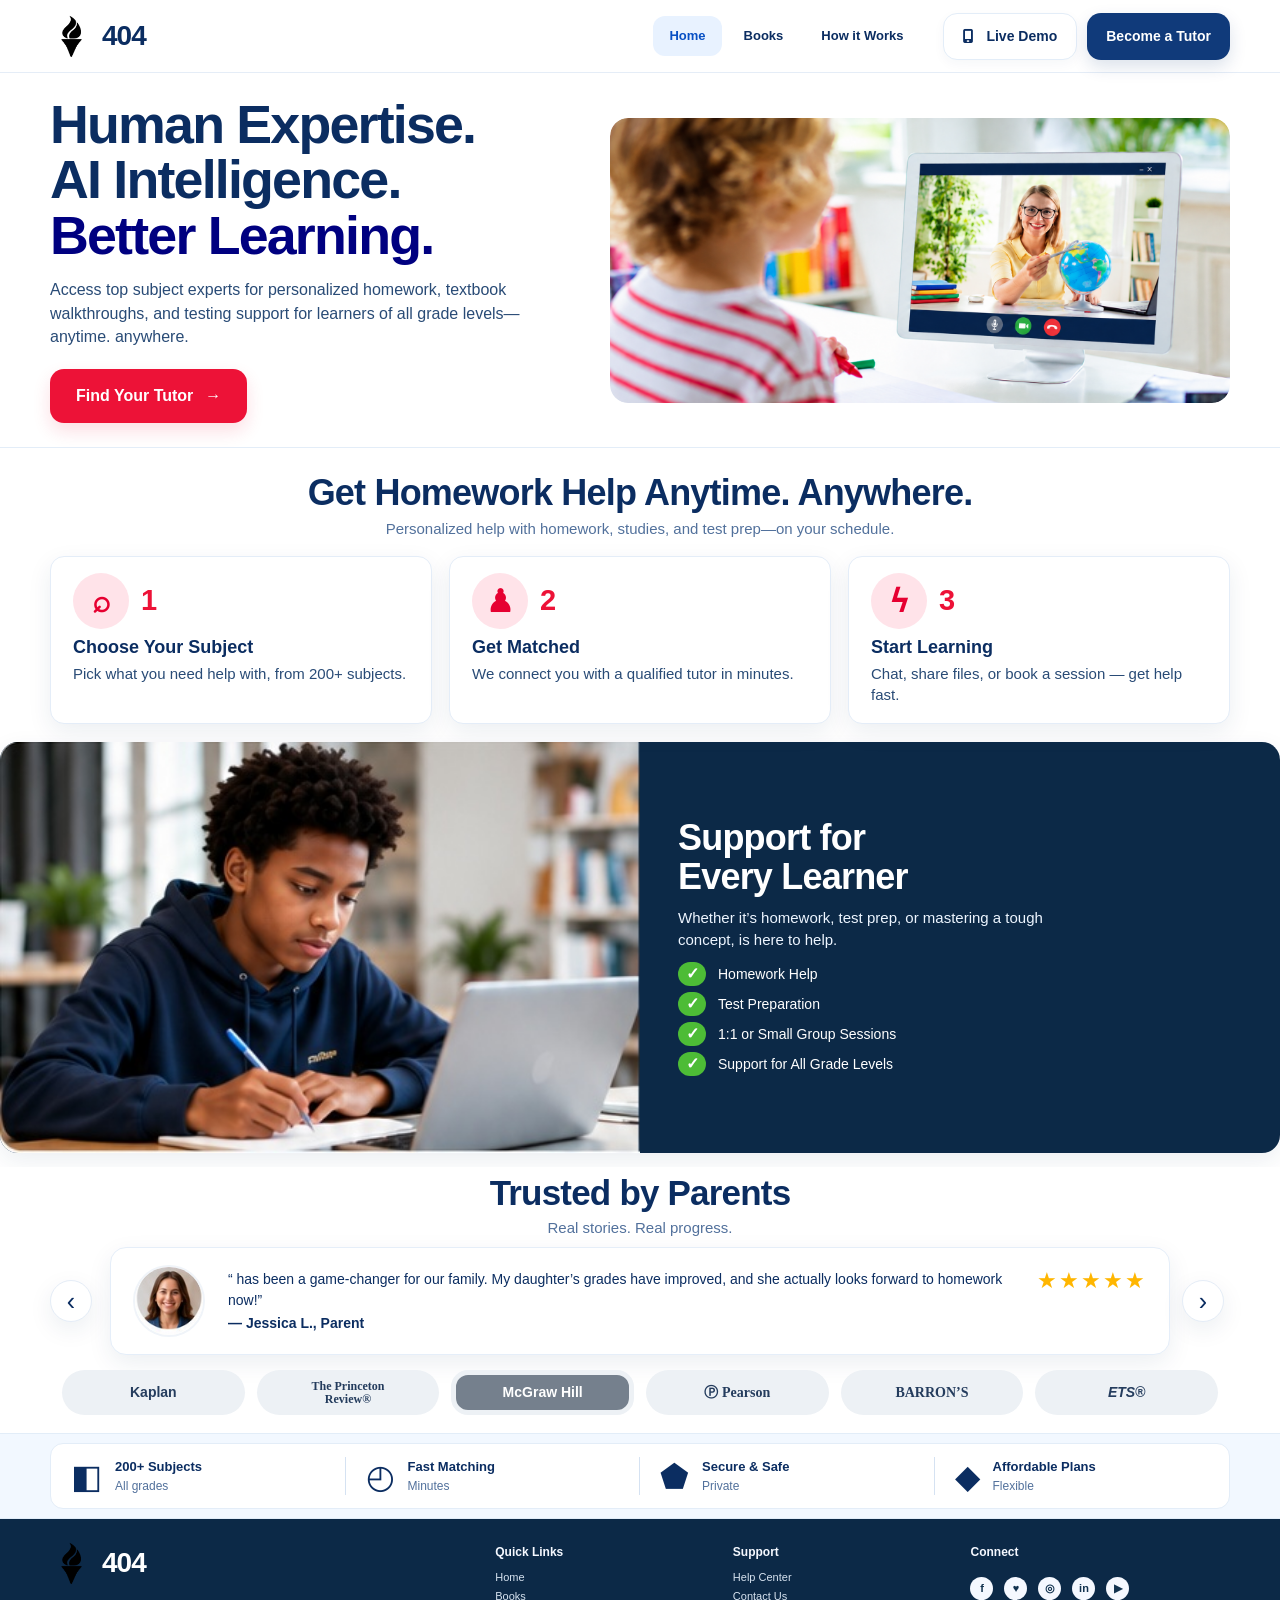
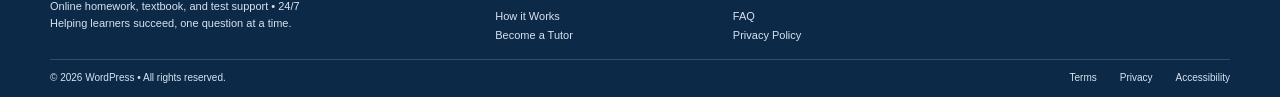
<file: index.html>
<!-- =========================
 index.html
 Put this in the same folder as styles.css, script.js, and your images.
========================= -->
<!doctype html>
<html lang="en">
<head>
  <meta charset="utf-8">
  <meta name="viewport" content="width=device-width, initial-scale=1">
  <meta name="description" content="Personalized homework, textbook, and test-prep support from Blututor.">
 <link rel="icon" type="image/png" href="assets/images/rise-torch-favicon.png">
<link rel="shortcut icon" type="image/png" href="Solid Black Torch Flame Icon.png">
<link rel="apple-touch-icon" href="assets/images/rise-torch-favicon.png">
  <title>1 New Message | Tutor online</title>
  <link rel="stylesheet" href="styles.css">
  <!-- Font Awesome -->
  <link rel="preconnect" href="https://cdnjs.cloudflare.com" crossorigin />
  <link rel="stylesheet" href="https://cdnjs.cloudflare.com/ajax/libs/font-awesome/6.5.0/css/all.min.css"/>
</head>
<body>

<header class="site-header">
  <div class="container nav-wrap">

    <!-- Brand logo: attached image replaces graduation-cap emoji -->
    <a class="brand" href="#home" aria-label="Blututor home">
      <img
        class="brand-icon"
        src="Solid Black Torch Flame Icon.png"
        alt=""
        aria-hidden="true"
      >
      <span class="brand-name">404<span class="brand-red"></span></span>
    </a>

    <button
      class="menu-toggle"
      type="button"
      aria-expanded="false"
      aria-controls="primary-nav"
      aria-label="Open navigation"
    >☰</button>

    <nav class="primary-nav" id="primary-nav" aria-label="Primary navigation">
      <a class="active" href="#home">Home</a>
      <a href="#subjects">Books</a>
      <a href="#how">How it Works</a>
    </nav>

    <div class="nav-actions">
     <a class="button button-light" href="#how" data-toast="Live demo preview coming soon."> <i class="fa-solid fa-mobile-screen"></i> Live Demo</a>
      <a class="button button-navy" href="tutor-application.html"
        >Become a Tutor</a>
    </div>

  </div>
</header>

<div class="toast" role="status" aria-live="polite"></div>

<main id="primary">

  <!-- HERO -->
  <section class="hero" id="home">
    <div class="container hero-grid">

      <div class="hero-copy">
        <h1>
          Human Expertise.<br>
          AI Intelligence.<br>
          <span style="color:navy" class="hero-highlight">Better Learning.</span>
        </h1>

        <p class="intro">
          Access top subject experts for personalized homework,
          textbook walkthroughs, and testing support for learners
          of all grade levels—anytime. anywhere.
        </p>

        <a class="button button-red button-large" href="#how">
          Find Your Tutor <b aria-hidden="true">→</b>
        </a>
      </div>

      <div class="hero-art">
        <img
          src="assets/images/Online Geography Lesson at Home.png"
          alt="Student talking with a tutor during an online lesson"
        >
      </div>

    </div>
  </section>

  <!-- HOW IT WORKS -->
  <section class="steps-section" id="how">
    <div class="container">

      <div class="section-heading">
        <h2>Get Homework Help Anytime. Anywhere.</h2>
        <p>Personalized help with homework, studies, and test prep—on your schedule.</p>
      </div>

      <div class="steps-grid">

        <article class="step-card">
          <div class="step-top">
            <span class="step-icon" aria-hidden="true">⌕</span>
            <span class="step-number">1</span>
          </div>
          <h3>Choose Your Subject</h3>
          <p>Pick what you need help with, from 200+ subjects.</p>
        </article>

        <article class="step-card">
          <div class="step-top">
            <span class="step-icon" aria-hidden="true">♟</span>
            <span class="step-number">2</span>
          </div>
          <h3>Get Matched</h3>
          <p>We connect you with a qualified tutor in minutes.</p>
        </article>

        <article class="step-card">
          <div class="step-top">
            <span class="step-icon" aria-hidden="true">ϟ</span>
            <span class="step-number">3</span>
          </div>
          <h3>Start Learning</h3>
          <p>Chat, share files, or book a session — get help fast.</p>
        </article>

      </div>
    </div>
  </section>

  <!-- SUPPORT FOR EVERY LEARNER -->
  <section class="support-section" id="subjects">
    <div class="container support-card">

      <div class="student-photo">
        <img
          src="student-studying.jpg"
          alt="Student completing homework at a laptop"
        >
      </div>

      <div class="support-copy">
        <h2>Support for<br>Every Learner</h2>
        <p>
          Whether it’s homework, test prep, or mastering a tough concept,
           is here to help.
        </p>

        <ul>
          <li><span class="check" aria-hidden="true">✓</span>Homework Help</li>
          <li><span class="check" aria-hidden="true">✓</span>Test Preparation</li>
          <li><span class="check" aria-hidden="true">✓</span>1:1 or Small Group Sessions</li>
          <li><span class="check" aria-hidden="true">✓</span>Support for All Grade Levels</li>
        </ul>
      </div>

    </div>
  </section>

  <!-- PARENT TESTIMONIAL -->
  <section class="parents-section">
    <div class="container">

      <div class="section-heading">
        <h2>Trusted by Parents</h2>
        <p>Real stories. Real progress.</p>
      </div>

      <div class="quote-wrap">

        <button class="round-arrow" type="button"
                aria-label="Previous testimonial">‹</button>

        <div class="quote-card">
          <img src="parent-testimonial.jpg" alt="Parent testimonial portrait">

          <blockquote>
            “ has been a game-changer for our family.
            My daughter’s grades have improved, and she actually
            looks forward to homework now!”
            <cite>— Jessica L., Parent</cite>
          </blockquote>

          <div class="stars" aria-label="5 out of 5 stars">★★★★★</div>
        </div>

        <button class="round-arrow" type="button"
                aria-label="Next testimonial">›</button>

      </div>

      <div class="partner-logos" aria-label="Education brand examples">
        <span>Kaplan</span>
        <span class="princeton">The Princeton<br>Review®</span>
        <span class="mcgraw">McGraw Hill</span>
        <span class="pearson">Ⓟ Pearson</span>
        <span class="barrons">BARRON’S</span>
        <span class="ets">ETS®</span>
      </div>

    </div>
  </section>

  <!-- BENEFITS -->
  <section class="benefits" aria-label="Blututor benefits">
    <div class="container benefit-grid">

      <div class="benefit">
        <span class="benefit-icon" aria-hidden="true">◧</span>
        <p><strong>200+ Subjects</strong><small>All grades</small></p>
      </div>

      <div class="benefit">
        <span class="benefit-icon" aria-hidden="true">◴</span>
        <p><strong>Fast Matching</strong><small>Minutes</small></p>
      </div>

      <div class="benefit">
        <span class="benefit-icon" aria-hidden="true">⬟</span>
        <p><strong>Secure &amp; Safe</strong><small>Private</small></p>
      </div>

      <div class="benefit">
        <span class="benefit-icon" aria-hidden="true">◆</span>
        <p><strong>Affordable Plans</strong><small>Flexible</small></p>
      </div>

    </div>
  </section>

</main>

<!-- FOOTER -->
<footer class="site-footer" id="tutor">

  <div class="container footer-grid">

 <div class="footer-brand">

  <!-- Black torch logo beside the Blututor brand name -->
  <a class="brand footer-brand-link" href="#home"
     aria-label="Blututor home">

    <img
      class="brand-icon footer-brand-icon"
      src="Solid Black Torch Flame Icon.png"
      alt=""
      aria-hidden="true"
    >

    <span class="brand-name">404<span class="brand-red"></span></span>

  </a>

  <p>
    Online homework, textbook, and test support • 24/7<br>
    Helping learners succeed, one question at a time.
  </p>

</div>

    <div class="footer-col">
      <h3>Quick Links</h3>
      <a href="#home">Home</a>
      <a href="#subjects">Books</a>
      <a href="#how">How it Works</a>
      <a href="#tutor" data-toast="Tutor applications are coming soon.">Become a Tutor</a>
    </div>

    <div class="footer-col">
      <h3>Support</h3>
      <a href="#support" data-toast="Help center coming soon.">Help Center</a>
      <a href="mailto:hello@blututor.com">Contact Us</a>
      <a href="#how">FAQ</a>
      <a href="#privacy">Privacy Policy</a>
    </div>

    <div class="footer-col">
      <h3>Connect</h3>
      <div class="social-row">
        <a href="#" aria-label="Facebook">f</a>
        <a href="#" aria-label="Twitter">♥</a>
        <a href="#" aria-label="Instagram">◎</a>
        <a href="#" aria-label="LinkedIn">in</a>
        <a href="#" aria-label="YouTube">▶</a>
      </div>
    </div>

  </div>

  <div class="container footer-bottom">
    <span>© <span id="year"></span> WordPress • All rights reserved.</span>
    <nav aria-label="Legal links">
      <a href="#terms">Terms</a>
      <a href="#privacy">Privacy</a>
      <a href="#accessibility">Accessibility</a>
    </nav>
  </div>

</footer>

<script src="script.js" defer></script>
</body>
</html>
</file>
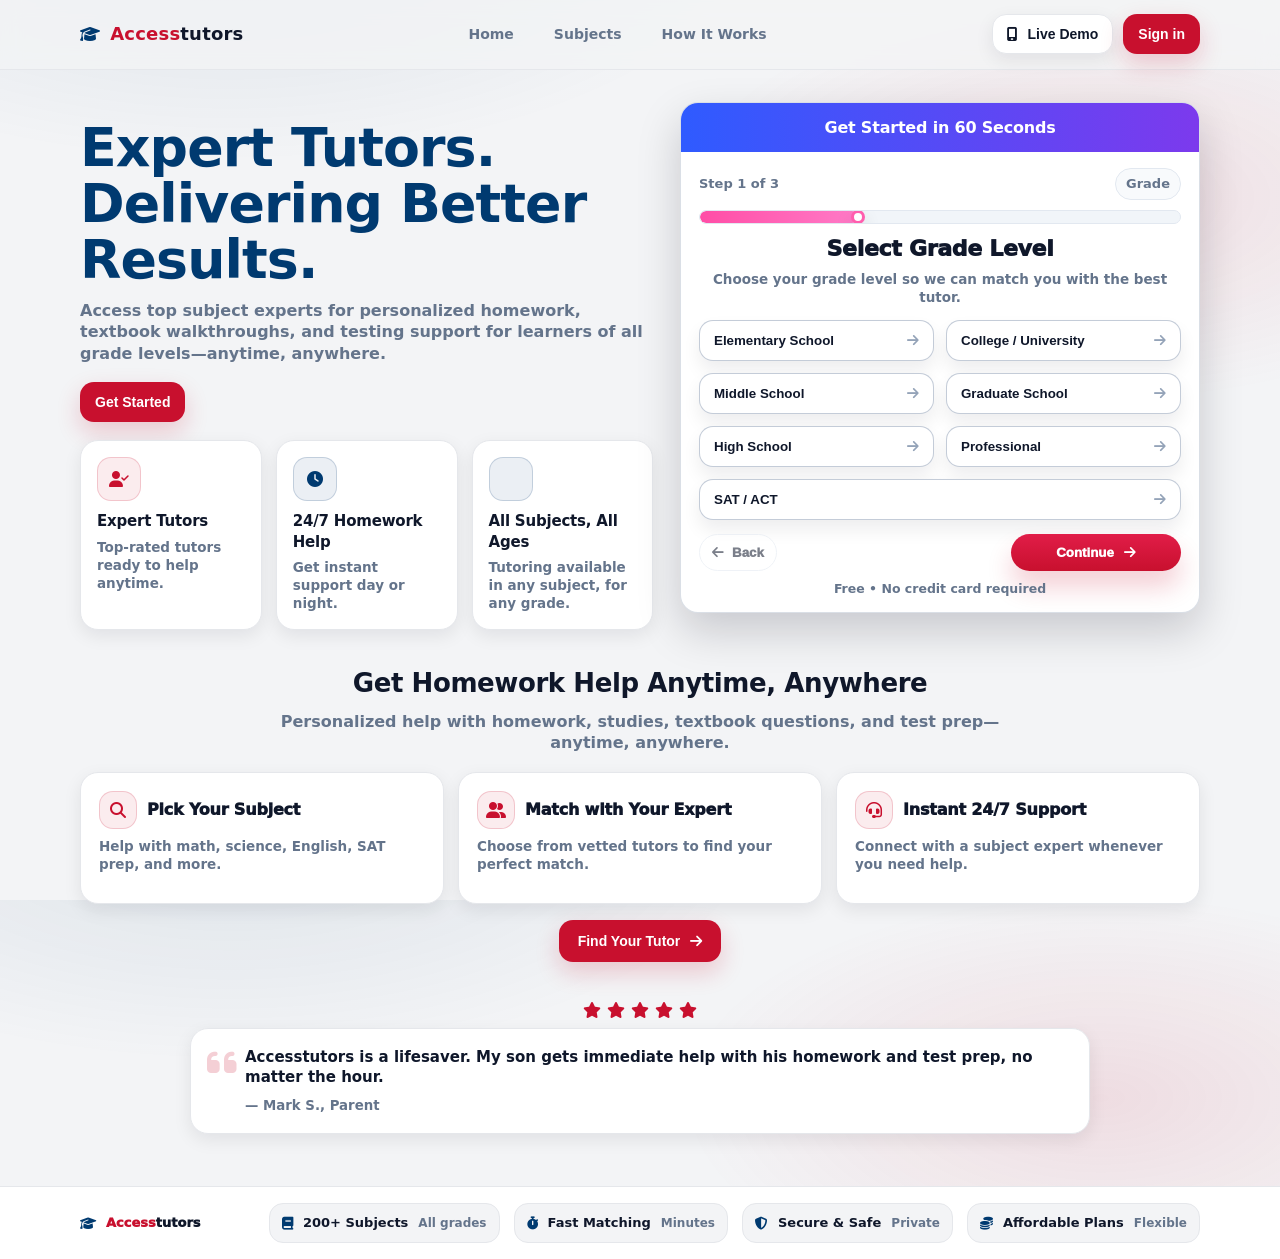
<file: Index.html>
<!doctype html>
<html lang="en">
<head>
  <meta charset="utf-8" />
  <meta name="viewport" content="width=device-width,initial-scale=1" />
  <title> 1 New Message </title>

  <!-- Font Awesome -->
  <link rel="preconnect" href="https://cdnjs.cloudflare.com" crossorigin />
  <link
    rel="stylesheet"
    href="https://cdnjs.cloudflare.com/ajax/libs/font-awesome/6.5.0/css/all.min.css"
  />

  <style>
    /* =========================================================
      Accesstutors Landing Page
      - Layout matches reference: phone mockup RIGHT, content LEFT
      - Minimalist + AU-inspired color scheme (red/navy/neutral)
      - Distinct, readable sections + buttons
      - Interactive iPhone mockup with Home/Sessions/Messages/Profile
    ========================================================= */

    :root{
      --au-red:#C8102E;
      --au-blue:#003A70;
      --bg:#F3F4F6;
      --card:#FFFFFF;
      --ink:#0F172A;
      --muted:#64748B;
      --line:#E5E7EB;
      --shadow: 0 10px 30px rgba(2, 6, 23, 0.10);
      --shadow-soft: 0 6px 18px rgba(2, 6, 23, 0.08);
      --radius: 18px;
      --radius-sm: 14px;
      --max: 1120px;
    }

    *{box-sizing:border-box}
    html,body{height:100%}
    body{
      margin:0;
      font-family: ui-sans-serif, system-ui, -apple-system, Segoe UI, Roboto, Helvetica, Arial, "Apple Color Emoji","Segoe UI Emoji";
      color:var(--ink);
      background:
        radial-gradient(900px 420px at 18% -10%, rgba(0,58,112,.10), transparent 60%),
        radial-gradient(700px 340px at 86% 22%, rgba(200,16,46,.10), transparent 60%),
        var(--bg);
      line-height:1.35;
    }

    a{color:inherit;text-decoration:none}
    .container{width:min(var(--max), calc(100% - 40px)); margin:0 auto;}

    /* ========================= Header ========================= */
    header{
      position:sticky; top:0; z-index:50;
      backdrop-filter: blur(10px);
      background: rgba(243,244,246,.80);
      border-bottom:1px solid var(--line);
    }
    .nav{
      display:flex; align-items:center; justify-content:space-between;
      padding:14px 0;
      gap:14px;
    }
    .brand{
      display:flex; align-items:center; gap:10px;
      font-weight:900; letter-spacing:.2px;
    }
    .brand i{color:var(--au-blue)}
    .brand span{font-size:18px}
    .brand .accent{color:var(--au-red)}
    .navlinks{
      display:flex; align-items:center; gap:18px;
      color:var(--muted);
      font-weight:700;
      font-size:14px;
    }
    .navlinks a{
      padding:10px 10px;border-radius:12px;
      border:1px solid transparent;
    }
    .navlinks a:hover{
      background:#fff; color:var(--ink);
      border-color: var(--line);
      box-shadow: var(--shadow-soft);
    }

    .btn{
      display:inline-flex; align-items:center; justify-content:center;
      gap:10px;
      border:1px solid transparent;
      padding:11px 14px;
      border-radius:14px;
      font-weight:900;
      font-size:14px;
      cursor:pointer;
      transition: transform .12s ease, box-shadow .12s ease, background .12s ease, border-color .12s ease;
      user-select:none;
      white-space:nowrap;
    }
    .btn:active{transform: translateY(1px)}
    .btn.primary{
      background: var(--au-red);
      color:#fff;
      box-shadow: 0 10px 24px rgba(200,16,46,.20);
    }
    .btn.primary:hover{box-shadow: 0 14px 30px rgba(200,16,46,.26)}
    .btn.ghost{
      background:#fff;
      border-color: var(--line);
      color: var(--ink);
      box-shadow: var(--shadow-soft);
    }
    .btn.ghost:hover{border-color:#D1D5DB}

    /* ========================= HERO (Layout like image) ========================= */
    .hero{
      padding:32px 0 10px;
    }
    .hero-grid{
      display:grid;
      grid-template-columns: 1.05fr .95fr; /* content left, phone right */
      gap:28px;
      align-items:start;
    }

    .h-title{
      font-size: clamp(34px, 4.2vw, 56px);
      line-height:1.04;
      letter-spacing:-.9px;
      margin:18px 0 12px;
    }
    .h-title .blue{color:var(--au-blue)}
    .h-sub{
      font-size:16px;
      color: var(--muted);
      max-width: 58ch;
      margin: 0 0 18px;
      font-weight:650;
    }
    .cta-row{
      display:flex; gap:12px; flex-wrap:wrap;
      margin:16px 0 18px;
    }

    .feature-row{
      display:grid;
      grid-template-columns: repeat(3, 1fr);
      gap:14px;
      margin-top: 10px;
    }
    .mini-card{
      background:#fff;
      border:1px solid var(--line);
      border-radius: var(--radius);
      box-shadow: var(--shadow-soft);
      padding:16px;
      min-height: 120px;
    }
    .mini-card .icon{
      width:44px;height:44px;border-radius:14px;
      display:grid;place-items:center;
      border:1px solid rgba(0,58,112,.18);
      background: rgba(0,58,112,.08);
      color: var(--au-blue);
      margin-bottom:10px;
    }
    .mini-card .icon.red{
      border-color: rgba(200,16,46,.18);
      background: rgba(200,16,46,.08);
      color: var(--au-red);
    }
    .mini-card h3{
      margin:0 0 6px;
      font-size:15px;
      letter-spacing:-.2px;
    }
    .mini-card p{
      margin:0;
      color:var(--muted);
      font-size:13.5px;
      font-weight:650;
    }

    /* ========================= Section Title ========================= */
    .section{
      padding: 26px 0;
    }
    .section h2{
      margin:0;
      font-size: 26px;
      letter-spacing:-.4px;
      text-align:center;
    }
    .section p.lead{
      margin: 10px auto 0;
      max-width: 70ch;
      color: var(--muted);
      font-weight:650;
      text-align:center;
    }

    /* ========================= Mid cards row (Pick subject / Match / Support) ========================= */
    .big-row{
      margin-top:18px;
      display:grid;
      grid-template-columns: repeat(3, 1fr);
      gap:14px;
    }
    .big-card{
      background:#fff;
      border:1px solid var(--line);
      border-radius: var(--radius);
      box-shadow: var(--shadow-soft);
      padding:18px;
      min-height: 132px;
    }
    .big-card .head{
      display:flex; gap:10px; align-items:center;
      font-weight:950;
      letter-spacing:-.2px;
      margin-bottom:8px;
    }
    .big-card .head i{
      width:38px;height:38px;border-radius:14px;
      display:grid;place-items:center;
      border:1px solid rgba(200,16,46,.18);
      background: rgba(200,16,46,.08);
      color: var(--au-red);
    }
    .big-card p{
      margin:0;
      color:var(--muted);
      font-weight:650;
      font-size:13.5px;
    }

    .center-cta{
      display:flex;
      justify-content:center;
      margin-top: 16px;
    }
    .center-cta .btn{
      padding: 12px 18px;
      border-radius: 14px;
    }

    /* ========================= Testimonial ========================= */
    .testimonial{
      margin-top: 18px;
      padding: 22px 0 8px;
    }
    .stars{
      display:flex;
      justify-content:center;
      gap:6px;
      color: var(--au-red);
      font-size:16px;
      margin-bottom: 10px;
    }
    .quote{
      background:#fff;
      border:1px solid var(--line);
      border-radius: var(--radius);
      box-shadow: var(--shadow-soft);
      padding:18px 18px;
      max-width: 900px;
      margin:0 auto;
      position:relative;
    }
    .quote .qmark{
      position:absolute;
      left:16px; top:12px;
      color: rgba(200,16,46,.20);
      font-size: 34px;
    }
    .quote p{
      margin:0;
      padding-left: 36px;
      color: var(--ink);
      font-weight:750;
      font-size: 15px;
    }
    .quote small{
      display:block;
      margin-top: 10px;
      padding-left: 36px;
      color: var(--muted);
      font-weight:750;
    }

    /* ========================= Footer strip ========================= */
    .footer-strip{
      margin-top: 18px;
      background:#fff;
      border-top:1px solid var(--line);
      padding: 16px 0;
      color: var(--muted);
      font-weight:700;
      font-size:13px;
    }
    .footer-row{
      display:flex;
      justify-content:space-between;
      align-items:center;
      gap:14px;
      flex-wrap:wrap;
    }
    .footer-badges{
      display:flex; gap:14px; flex-wrap:wrap;
    }
    .badge{
      display:flex; align-items:center; gap:10px;
      padding:10px 12px;
      border:1px solid var(--line);
      border-radius: 14px;
      background: var(--bg);
      color: var(--ink);
      font-weight:850;
    }
    .badge i{color:var(--au-blue)}
    .badge span{display:block; font-weight:650; color:var(--muted); font-size:12px}

 /* Make the form align nicely where the phone used to be */
  .phone-wrap{display:flex; justify-content:flex-end;}
  @media (max-width: 980px){ .phone-wrap{justify-content:flex-start} }

  /* ============ Varsity-style form (scoped) ============ */
  .vt-form{
    --bg:#ffffff;
    --ink:#0f172a;
    --muted:#64748b;
    --line:#e2e8f0;
    --shadow: 0 18px 44px rgba(2,6,23,.18);
    --radius: 18px;
    --blue1:#2f5bff;
    --blue2:#7c3aed;
    --pink:#ff4da6;
    --red:#c8102e;
    font-family: ui-sans-serif, system-ui, -apple-system, Segoe UI, Roboto, Helvetica, Arial;
    width: min(520px, 100%);
    position: fixed; 
  }

  .vt-card{
    width:100%;
    border-radius: var(--radius);
    background: var(--bg);
    border: 1px solid rgba(148,163,184,.35);
    box-shadow: var(--shadow);
    overflow:hidden;
  }

  .vt-topbar{
    background: linear-gradient(90deg, var(--blue1), var(--blue2));
    padding: 14px 18px;
    color:#fff;
  }
  .vt-title{ font-weight: 900; letter-spacing:-.2px; text-align:center; }

  .vt-body{ padding: 16px 18px 14px; }

  .vt-steprow{ display:flex; flex-direction:column; gap:10px; margin-bottom:10px; }

  .vt-steptext{
    display:flex; justify-content:space-between; align-items:center; gap:10px;
    font-weight: 800; color: var(--muted); font-size: 13px;
  }

  .vt-stepbadge{
    padding: 6px 10px; border-radius: 999px;
    border: 1px solid var(--line);
    background: #f8fafc;
    color: var(--muted);
    font-weight: 900;
  }

  .vt-progress{
    position:relative; height:14px; border-radius:999px;
    background:#f1f5f9; border:1px solid var(--line); overflow:hidden;
  }
  .vt-progress-fill{
    height:100%; width:33%;
    background: linear-gradient(90deg, var(--pink), #ff7bc7);
    border-radius:999px;
    transition: width .25s ease;
  }
  .vt-progress-dot{
    position:absolute; top:50%;
    width:14px; height:14px; border-radius:999px;
    background:#fff; border:3px solid rgba(255,77,166,.9);
    transform: translate(-50%,-50%);
    left:33%;
    transition: left .25s ease;
    box-shadow: 0 8px 18px rgba(2,6,23,.14);
  }

  .vt-h3{
    margin: 10px 0 6px;
    font-size: 22px;
    letter-spacing:-.3px;
    color: var(--ink);
    text-align:center;
    font-weight: 950;
  }
  .vt-sub{
    margin: 0 0 14px;
    color: var(--muted);
    text-align:center;
    font-weight: 750;
    font-size: 13.5px;
  }

  .vt-grid{
    display:grid;
    grid-template-columns: 1fr 1fr;
    gap:12px;
    margin-top: 6px;
  }
  .vt-choice{
    appearance:none;
    border: 1px solid rgba(148,163,184,.55);
    background:#fff;
    color: var(--ink);
    border-radius: 14px;
    padding: 12px 14px;
    display:flex; align-items:center; justify-content:space-between; gap:10px;
    font-weight: 900;
    cursor:pointer;
    transition: transform .08s ease, box-shadow .15s ease, border-color .15s ease;
    box-shadow: 0 10px 18px rgba(2,6,23,.07);
  }
  .vt-choice i{ color:#94a3b8; }
  .vt-choice:hover{
    border-color: rgba(47,91,255,.35);
    box-shadow: 0 16px 26px rgba(2,6,23,.10);
  }
  .vt-choice:active{ transform: translateY(1px); }
  .vt-choice.vt-selected{
    border-color: rgba(255,77,166,.55);
    box-shadow: 0 18px 30px rgba(255,77,166,.12);
    background: linear-gradient(180deg, rgba(255,77,166,.10), rgba(255,255,255,1));
  }
  .vt-wide{ grid-column: 1 / -1; }
  .vt-hidden{ display:none; }

  .vt-fields{ display:grid; gap:12px; margin-top:6px; }
  .vt-label{ display:grid; gap:6px; font-weight: 900; color: var(--muted); font-size: 12px; }
  .vt-input{
    width:100%;
    border: 1px solid rgba(148,163,184,.55);
    border-radius: 14px;
    padding: 12px 12px;
    font-weight: 900;
    outline:none;
    transition: border-color .15s ease, box-shadow .15s ease;
    background:#fff;
    color: var(--ink);
  }
  .vt-input:focus{
    border-color: rgba(47,91,255,.55);
    box-shadow: 0 0 0 4px rgba(47,91,255,.14);
  }

  .vt-summary{
    margin-top: 12px;
    border: 1px dashed rgba(148,163,184,.6);
    border-radius: 14px;
    padding: 12px;
    background: #f8fafc;
    color: var(--muted);
    font-weight: 850;
    font-size: 13px;
  }

  .vt-actions{
    display:flex; justify-content:space-between; align-items:center;
    gap:10px; margin-top: 14px;
  }
  .vt-back{
    border: 1px solid var(--line);
    background:#fff;
    color: var(--ink);
    border-radius: 999px;
    padding: 10px 12px;
    font-weight: 950;
    cursor:pointer;
    display:inline-flex; align-items:center; gap:8px;
    box-shadow: 0 10px 18px rgba(2,6,23,.06);
  }
  .vt-back:disabled{ opacity:.55; cursor:not-allowed; box-shadow:none; }

  .vt-continue{
    border:0;
    background: linear-gradient(180deg, #e11d48, var(--red));
    color:#fff;
    border-radius: 999px;
    padding: 11px 14px;
    font-weight: 950;
    cursor:pointer;
    display:inline-flex; align-items:center; gap:10px;
    min-width: 170px;
    justify-content:center;
    box-shadow: 0 16px 26px rgba(200,16,46,.20);
  }
  .vt-continue:active{ transform: translateY(1px); }

  .vt-note{
    margin-top: 10px;
    text-align:center;
    color: var(--muted);
    font-weight: 800;
    font-size: 12.5px;
  }

  @media (max-width: 520px){
    .vt-body{ padding: 14px 14px 12px; }
    .vt-grid{ grid-template-columns: 1fr; }
    .vt-continue{ min-width: 150px; }
  }


    /* ========================= Modal (phone interactions) ========================= */
    .modal-backdrop{
      position:fixed; inset:0;
      background: rgba(2,6,23,.55);
      display:none;
      align-items:center;
      justify-content:center;
      padding: 16px;
      z-index: 1000;
    }
    .modal{
      width:min(560px, 100%);
      background:#fff;
      border-radius: 20px;
      border:1px solid var(--line);
      box-shadow: 0 40px 80px rgba(2,6,23,.26);
      overflow:hidden;
    }
    .modal .mhead{
      display:flex; align-items:center; justify-content:space-between;
      padding: 14px 16px;
      gap:10px;
      border-bottom:1px solid var(--line);
      background:#fff;
    }
    .modal .mhead strong{font-size:14px}
    .modal .close{
      width:40px;height:40px;border-radius:14px;
      border:1px solid var(--line);
      background:#fff;
      cursor:pointer;
    }
    .modal .body{
      padding: 14px 16px 16px;
      color: var(--muted);
      font-weight:750;
      font-size:13.5px;
    }
    .modal .body .grid{
      display:grid;
      grid-template-columns: 1fr 1fr;
      gap:12px;
      margin: 12px 0 14px;
    }
    .modal .body .box{
      border:1px solid var(--line);
      border-radius: 16px;
      padding: 12px;
      background: #F8FAFC;
      color: var(--ink);
      font-weight:950;
      font-size:12.5px;
    }
    .modal .body .box span{
      display:block;
      margin-top:4px;
      color:var(--muted);
      font-weight:850;
      font-size:11.5px;
    }
    .modal .foot{
      display:flex; justify-content:flex-end; gap:10px;
      padding: 0 16px 16px;
    }

    /* ========================= Responsive ========================= */
    @media (max-width: 980px){
      .hero-grid{grid-template-columns: 1fr; }
      .phone-wrap{justify-content:flex-start}
      .feature-row{grid-template-columns: 1fr;}
      .big-row{grid-template-columns: 1fr;}
    }
    @media (max-width: 520px){
      .navlinks{display:none}
      .phone{width: 340px; height: 700px;}
    }
  </style>
</head>

<body>
  <!-- ===================== Header ===================== -->
  <header>
    <div class="container">
      <div class="nav">
        <a class="brand" href="#top" aria-label="Accesstutors home">
          <i class="fa-solid fa-graduation-cap"></i>
          <span><span class="accent">Access</span>tutors</span>
        </a>

        <nav class="navlinks" aria-label="Primary">
          <a href="#top">Home</a>
          <a href="#subjects">Subjects</a>
          <a href="#how">How It Works</a>
        </nav>

        <div style="display:flex; gap:10px; align-items:center;">
          <button class="btn ghost" id="btnDemo"><i class="fa-solid fa-mobile-screen"></i> Live Demo</button>
          <button class="btn primary" id="btnGetStartedTop">Sign in</button>
        </div>
      </div>
    </div>
  </header>

  <!-- ===================== HERO (Matches attached layout) ===================== -->
  <main id="top" class="hero">
    <div class="container">
      <div class="hero-grid">

        <!-- LEFT CONTENT -->
        <div>
          <h1 class="h-title">
            <span class="blue">Expert Tutors.<br/>
          Delivering Better Results. </span>
          </h1>

          <p class="h-sub">
            Access top subject experts for personalized homework, textbook walkthroughs,
            and testing support for learners of all grade levels—anytime, anywhere.
          </p>

          <div class="cta-row">
            <button class="btn primary" id="btnFindTutor">Get Started</button>
          </div>

          <!-- Three icon cards under hero copy (like image) -->
          <div class="feature-row" aria-label="Key benefits">
            <div class="mini-card">
              <div class="icon red"><i class="fa-solid fa-user-check"></i></div>
              <h3>Expert Tutors</h3>
              <p>Top-rated tutors ready to help anytime.</p>
            </div>
            <div class="mini-card">
              <div class="icon"><i class="fa-solid fa-clock"></i></div>
              <h3>24/7 Homework Help</h3>
              <p>Get instant support day or night.</p>
            </div>
            <div class="mini-card">
              <div class="icon"><i class="fa-solid fa-books"></i></div>
              <h3>All Subjects, All Ages</h3>
              <p>Tutoring available in any subject, for any grade.</p>
            </div>
          </div>
        </div>

       <!-- =========================================================
     REPLACE THE PHONE MOCKUP WITH THE VARSITY-STYLE FORM
     - Keeps your existing .phone-wrap positioning (right column)
     - Removes/mockup markup and inserts the form
     - Adds ONLY the CSS+JS needed for the form (scoped to .vt-form)
========================================================= -->

<!-- ✅ Replace this entire RIGHT PHONE MOCKUP block ... -->
<div class="phone-wrap" aria-label="Get Started form (Varsity-style)">
  <!-- Form (no phone frame) -->
  <div class="vt-form" id="vtForm" aria-label="Get started form">
    <div class="vt-card">
      <div class="vt-topbar">
        <div class="vt-title">Get Started in <b>60 Seconds</b></div>
      </div>

      <div class="vt-body">
        <div class="vt-steprow">
          <div class="vt-steptext">
            <span class="vt-step">Step <b id="vtStepNum">1</b> of <b>3</b></span>
            <span class="vt-stepbadge" id="vtStepBadge">Grade</span>
          </div>

          <div class="vt-progress" role="progressbar" aria-valuemin="0" aria-valuemax="100" aria-valuenow="33">
            <div class="vt-progress-fill" id="vtProgressFill" style="width:33%"></div>
            <div class="vt-progress-dot" id="vtProgressDot" style="left:33%"></div>
          </div>
        </div>

        <h3 class="vt-h3" id="vtHeading">Select Grade Level</h3>
        <p class="vt-sub" id="vtSub">Choose your grade level so we can match you with the best tutor.</p>

        <!-- Step 1 -->
        <div class="vt-grid" id="vtStep1" data-step="1">
          <button class="vt-choice" type="button" data-value="Elementary School">
            <span>Elementary School</span><i class="fa-solid fa-arrow-right"></i>
          </button>
          <button class="vt-choice" type="button" data-value="College / University">
            <span>College / University</span><i class="fa-solid fa-arrow-right"></i>
          </button>
          <button class="vt-choice" type="button" data-value="Middle School">
            <span>Middle School</span><i class="fa-solid fa-arrow-right"></i>
          </button>
          <button class="vt-choice" type="button" data-value="Graduate School">
            <span>Graduate School</span><i class="fa-solid fa-arrow-right"></i>
          </button>
          <button class="vt-choice" type="button" data-value="High School">
            <span>High School</span><i class="fa-solid fa-arrow-right"></i>
          </button>
          <button class="vt-choice" type="button" data-value="Professional">
            <span>Professional</span><i class="fa-solid fa-arrow-right"></i>
          </button>

          <button class="vt-choice vt-wide" type="button" data-value="SAT / ACT">
            <span>SAT / ACT</span><i class="fa-solid fa-arrow-right"></i>
          </button>
        </div>

        <!-- Step 2 -->
        <div class="vt-grid vt-hidden" id="vtStep2" data-step="2">
          <button class="vt-choice" type="button" data-value="Math">
            <span>Math</span><i class="fa-solid fa-arrow-right"></i>
          </button>
          <button class="vt-choice" type="button" data-value="Science">
            <span>Science</span><i class="fa-solid fa-arrow-right"></i>
          </button>
          <button class="vt-choice" type="button" data-value="English / Writing">
            <span>English / Writing</span><i class="fa-solid fa-arrow-right"></i>
          </button>
          <button class="vt-choice" type="button" data-value="History / Social Studies">
            <span>History / Social Studies</span><i class="fa-solid fa-arrow-right"></i>
          </button>
          <button class="vt-choice" type="button" data-value="Foreign Language">
            <span>Foreign Language</span><i class="fa-solid fa-arrow-right"></i>
          </button>
          <button class="vt-choice" type="button" data-value="Computer Science">
            <span>Computer Science</span><i class="fa-solid fa-arrow-right"></i>
          </button>

          <button class="vt-choice vt-wide" type="button" data-value="Test Prep">
            <span>Test Prep</span><i class="fa-solid fa-arrow-right"></i>
          </button>
        </div>

        <!-- Step 3 -->
        <div class="vt-hidden" id="vtStep3" data-step="3">
          <div class="vt-fields">
            <label class="vt-label">
              <span>Name</span>
              <input class="vt-input" id="vtName" type="text" placeholder="Your name" autocomplete="name" />
            </label>

            <label class="vt-label">
              <span>Email</span>
              <input class="vt-input" id="vtEmail" type="email" placeholder="you@email.com" autocomplete="email" />
            </label>

            <label class="vt-label">
              <span>Phone (optional)</span>
              <input class="vt-input" id="vtPhone" type="tel" placeholder="(555) 555-5555" autocomplete="tel" />
            </label>
          </div>

          <div class="vt-summary" id="vtSummary" aria-live="polite"></div>
        </div>

        <div class="vt-actions">
          <button class="vt-back" id="vtBack" type="button" disabled>
            <i class="fa-solid fa-arrow-left"></i> Back
          </button>

          <button class="vt-continue" id="vtContinue" type="button">
            Continue <i class="fa-solid fa-arrow-right"></i>
          </button>
        </div>

        <div class="vt-note" id="vtNote">Free • No credit card required</div>
      </div>
    </div>
  </div>

      </div>
    </div>
  </main>

  <!-- ===================== Mid Section (Matches image sections below hero) ===================== -->
  <section class="section" id="subjects">
    <div class="container">
      <h2>Get Homework Help Anytime, Anywhere</h2>
      <p class="lead">
        Personalized help with homework, studies, textbook questions, and test prep—anytime, anywhere.
      </p>

      <div class="big-row" style="margin-top:18px;">
        <div class="big-card">
          <div class="head"><i class="fa-solid fa-magnifying-glass"></i> Pick Your Subject</div>
          <p>Help with math, science, English, SAT prep, and more.</p>
        </div>
        <div class="big-card">
          <div class="head"><i class="fa-solid fa-user-group"></i> Match with Your Expert</div>
          <p>Choose from vetted tutors to find your perfect match.</p>
        </div>
        <div class="big-card">
          <div class="head"><i class="fa-solid fa-headset"></i> Instant 24/7 Support</div>
          <p>Connect with a subject expert whenever you need help.</p>
        </div>
      </div>

      <div class="center-cta">
        <button class="btn primary" id="btnGetHelpNow">
          Find Your Tutor <i class="fa-solid fa-arrow-right"></i>
        </button>
      </div>

      <div class="testimonial">
        <div class="stars" aria-label="Rating">
          <i class="fa-solid fa-star"></i><i class="fa-solid fa-star"></i><i class="fa-solid fa-star"></i><i class="fa-solid fa-star"></i><i class="fa-solid fa-star"></i>
        </div>
        <div class="quote">
          <div class="qmark"><i class="fa-solid fa-quote-left"></i></div>
          <p>
            Accesstutors is a lifesaver. My son gets immediate help with his homework and test prep, no matter the hour.
          </p>
          <small>— Mark S., Parent</small>
        </div>
      </div>
    </div>
  </section>

  <footer class="footer-strip">
    <div class="container">
      <div class="footer-row">
        <div style="display:flex; align-items:center; gap:10px; font-weight:950; color:var(--ink);">
          <i class="fa-solid fa-graduation-cap" style="color:var(--au-blue)"></i>
          <span><span style="color:var(--au-red)">Access</span>tutors</span>
        </div>

        <div class="footer-badges" aria-label="Highlights">
          <div class="badge"><i class="fa-solid fa-book"></i> 200+ Subjects <span>All grades</span></div>
          <div class="badge"><i class="fa-solid fa-stopwatch"></i> Fast Matching <span>Minutes</span></div>
          <div class="badge"><i class="fa-solid fa-shield-halved"></i> Secure & Safe <span>Private</span></div>
          <div class="badge"><i class="fa-solid fa-coins"></i> Affordable Plans <span>Flexible</span></div>
        </div>
      </div>
    </div>
  </footer>

  <!-- ===================== Modal ===================== -->
  <div class="modal-backdrop" id="modalBackdrop" aria-hidden="true">
    <div class="modal" role="dialog" aria-modal="true" aria-labelledby="modalTitle">
      <div class="mhead">
        <strong id="modalTitle">Details</strong>
        <button class="close" id="modalClose" aria-label="Close">
          <i class="fa-solid fa-xmark"></i>
        </button>
      </div>

      <div class="body">
        <div id="modalBodyText"></div>

        <div class="grid" id="modalGrid"></div>

        <div style="display:flex; gap:10px; align-items:center; color:var(--muted); font-weight:900;">
          <i class="fa-solid fa-headset" style="color:var(--au-red)"></i>
          24/7 support is available if you need help choosing the right expert.
        </div>
      </div>

      <div class="foot">
        <button class="btn ghost" id="modalSecondary">
          Message <i class="fa-regular fa-message"></i>
        </button>
        <button class="btn primary" id="modalPrimary">
          Match Now <i class="fa-solid fa-wand-magic-sparkles"></i>
        </button>
      </div>
    </div>
  </div>

  <script>
    // =========================================================
    // Tutor data (generic avatar icon; Home actually displays tutors)
    // =========================================================
    const tutors = [
      {
        id: "jessica",
        name: "Jessica M.",
        spec: "Math Specialist",
        tags: ["Algebra", "Geometry", "Calculus"],
        rating: 4.9,
        price: "$85/hr",
        online: true,
        filter: ["math"],
        about: "Step-by-step explanations, confidence-building practice, and fast homework support."
      },
      {
        id: "daniel",
        name: "Daniel W.",
        spec: "SAT/ACT Prep Expert",
        tags: ["SAT Math", "ACT Strategy", "Timed Drills"],
        rating: 4.8,
        price: "$95/hr",
        online: true,
        filter: ["sat","math"],
        about: "Error-pattern coaching, timing strategies, and score-boosting practice plans."
      },
      {
        id: "emily",
        name: "Emily R.",
        spec: "Science Tutor",
        tags: ["Chemistry", "Biology", "Physics"],
        rating: 4.9,
        price: "$90/hr",
        online: true,
        filter: ["science"],
        about: "Concept clarity + textbook walkthroughs that help you understand, not memorize."
      },
      {
        id: "sam",
        name: "Sam K.",
        spec: "English & Writing Coach",
        tags: ["Essays", "Grammar", "Reading"],
        rating: 4.7,
        price: "$75/hr",
        online: true,
        filter: ["english"],
        about: "Stronger writing structure, clearer arguments, and better reading comprehension."
      },
      {
        id: "maya",
        name: "Maya T.",
        spec: "Coding Tutor",
        tags: ["Python", "JavaScript", "AP CS"],
        rating: 4.8,
        price: "$110/hr",
        online: true,
        filter: ["coding"],
        about: "Learn by building projects, debugging help, and fundamentals that stick."
      }
    ];

    // =========================================================
    // DOM helpers
    // =========================================================
    const $ = (sel) => document.querySelector(sel);
    const $$ = (sel) => Array.from(document.querySelectorAll(sel));

    function compactStars(r){
      const full = Math.round(r);
      return "★".repeat(full) + "☆".repeat(Math.max(0, 5 - full));
    }

    function tutorCardHTML(t){
      return `
        <div class="tutor-card" data-id="${t.id}" data-filter="${t.filter.join(",")}"
             data-hay="${(t.name+' '+t.spec+' '+t.tags.join(' ')).toLowerCase()}">
          <div class="avatar" aria-hidden="true"><i class="fa-solid fa-user"></i></div>
          <div class="tmeta">
            <div class="row1">
              <div>
                <h5>${t.name}</h5>
                <div class="spec">${t.spec}</div>
              </div>
              <div class="rating" title="${t.rating.toFixed(1)} out of 5">
                ${t.online ? '<span style="color:#22C55E">●</span>' : '<span style="color:#94A3B8">●</span>'}
                ${compactStars(t.rating)}
              </div>
            </div>

            <div class="badges">
              ${t.tags.slice(0,3).map(x => `<span class="pillbadge">${x}</span>`).join("")}
            </div>

            <div class="tactions">
              <button class="mini-btn" data-action="view" title="View profile" aria-label="View profile">
                <i class="fa-regular fa-id-card"></i>
              </button>
              <button class="mini-btn" data-action="chat" title="Message" aria-label="Message">
                <i class="fa-regular fa-message"></i>
              </button>
              <button class="mini-btn" data-action="book" title="Book session" aria-label="Book session">
                <i class="fa-regular fa-calendar"></i>
              </button>
            </div>
          </div>
        </div>
      `;
    }

    // =========================================================
    // Render tutors to Home
    // =========================================================
    const tutorList = $("#tutorList");
    function renderTutors(list){
      tutorList.innerHTML = list.map(tutorCardHTML).join("");
      wireTutorCardEvents();
    }
    renderTutors(tutors);

    // =========================================================
    // Home filters + search
    // =========================================================
    let activeFilter = "all";
    const searchInput = $("#tutorSearch");

    $$(".tag").forEach(btn => {
      btn.addEventListener("click", () => {
        $$(".tag").forEach(b => b.classList.remove("active"));
        btn.classList.add("active");
        activeFilter = btn.dataset.filter;
        applyFilters();
      });
    });

    searchInput.addEventListener("input", applyFilters);

    function applyFilters(){
      const q = searchInput.value.trim().toLowerCase();
      $$("#tutorList .tutor-card").forEach(card => {
        const hay = card.dataset.hay || "";
        const filters = (card.dataset.filter || "").split(",");
        const okFilter = activeFilter === "all" ? true : filters.includes(activeFilter);
        const okQuery = q ? hay.includes(q) : true;
        card.style.display = (okFilter && okQuery) ? "flex" : "none";
      });
    }

    // =========================================================
    // Phone bottom nav page switching
    // =========================================================
    const pages = {
      Home: $("#pageHome"),
      Sessions: $("#pageSessions"),
      Messages: $("#pageMessages"),
      Profile: $("#pageProfile")
    };

    function switchPage(name){
      Object.values(pages).forEach(p => p.classList.remove("active"));
      pages[name].classList.add("active");
      $$(".navitem").forEach(n => n.classList.toggle("active", n.dataset.page === name));
    }

    $$(".navitem").forEach(item => {
      item.addEventListener("click", () => switchPage(item.dataset.page));
    });

    // =========================================================
    // Modal logic (used by multiple interactions)
    // =========================================================
    const backdrop = $("#modalBackdrop");
    const modalTitle = $("#modalTitle");
    const modalBodyText = $("#modalBodyText");
    const modalGrid = $("#modalGrid");

    let modalContext = { type: "generic", tutorId: null };

    function openModal({ title, body, grid, context }){
      modalTitle.textContent = title;
      modalBodyText.textContent = body;
      modalGrid.innerHTML = (grid || []).map(b => `
        <div class="box">${b.label}<span>${b.value}</span></div>
      `).join("");
      modalContext = context || { type: "generic", tutorId: null };

      backdrop.style.display = "flex";
      backdrop.setAttribute("aria-hidden", "false");
      document.body.style.overflow = "hidden";
    }

    function closeModal(){
      backdrop.style.display = "none";
      backdrop.setAttribute("aria-hidden", "true");
      document.body.style.overflow = "";
    }

    $("#modalClose").addEventListener("click", closeModal);
    backdrop.addEventListener("click", (e) => {
      if (e.target === backdrop) closeModal();
    });

    // modal buttons
    $("#modalSecondary").addEventListener("click", () => {
      // route user to Messages page inside mockup
      closeModal();
      switchPage("Messages");
      // subtle highlight
      flashToast("Opened Messages");
    });

    $("#modalPrimary").addEventListener("click", () => {
      closeModal();
      // On match now: route to Sessions, simulate booking
      switchPage("Sessions");
      flashToast("Matched! Session added.");
    });

    // =========================================================
    // Tutor card interactions (view/chat/book + whole card click)
    // =========================================================
    function wireTutorCardEvents(){
      $$("#tutorList .tutor-card").forEach(card => {
        const tid = card.dataset.id;
        const tutor = tutors.find(t => t.id === tid);

        // Whole card opens profile
        card.addEventListener("click", (e) => {
          // if clicking a mini button, let that handler run
          if (e.target.closest(".mini-btn")) return;
          showTutorModal(tutor);
        });

        card.querySelectorAll(".mini-btn").forEach(btn => {
          btn.addEventListener("click", (e) => {
            e.stopPropagation();
            const action = btn.dataset.action;

            if (action === "view") showTutorModal(tutor);
            if (action === "chat") {
              openModal({
                title: `Message ${tutor.name}`,
                body: `Start a chat for homework help, textbook questions, or test prep. Support is available 24/7.`,
                grid: [
                  { label: "Subject", value: tutor.spec },
                  { label: "Typical response", value: "Under 5 minutes" },
                  { label: "Mode", value: "Chat + optional live session" },
                  { label: "Status", value: tutor.online ? "Online now" : "Offline" }
                ],
                context: { type: "chat", tutorId: tutor.id }
              });
            }
            if (action === "book") {
              openModal({
                title: `Book ${tutor.name}`,
                body: `Book a session and get personalized, step-by-step support. You can upload a question and start right away.`,
                grid: [
                  { label: "Rate", value: tutor.price },
                  { label: "Next slot", value: "Today • 6:45 PM" },
                  { label: "Session length", value: "30–60 minutes" },
                  { label: "Includes", value: "Notes + follow-up" }
                ],
                context: { type: "book", tutorId: tutor.id }
              });
            }
          });
        });
      });
    }

    function showTutorModal(tutor){
      openModal({
        title: `${tutor.name} — ${tutor.spec}`,
        body: tutor.about,
        grid: [
          { label: "Rating", value: `${tutor.rating.toFixed(1)} / 5` },
          { label: "Rate", value: tutor.price },
          { label: "Specialties", value: tutor.tags.join(", ") },
          { label: "Availability", value: tutor.online ? "Online now" : "Next available soon" }
        ],
        context: { type: "tutor", tutorId: tutor.id }
      });
    }

    // =========================================================
    // Mockup top buttons (menu/notifications/filters/match)
    // =========================================================
    $("#chipNotif").addEventListener("click", () => {
      openModal({
        title: "Notifications",
        body: "You’re all set! Tutors are online now. Try matching to get help instantly.",
        grid: [
          { label: "New", value: "Jessica replied to your question" },
          { label: "Reminder", value: "SAT practice session tomorrow" },
          { label: "Tip", value: "Upload a photo for faster help" },
          { label: "Support", value: "24/7 available" }
        ],
        context: { type: "notif", tutorId: null }
      });
    });

    $("#chipMenu").addEventListener("click", () => {
      openModal({
        title: "Menu",
        body: "Navigate quickly inside the app mockup.",
        grid: [
          { label: "Go to", value: "Home • Sessions • Messages • Profile" },
          { label: "Support", value: "24/7 help center" },
          { label: "Subjects", value: "Math • Science • English • Coding" },
          { label: "Safety", value: "Private sessions" }
        ],
        context: { type: "menu", tutorId: null }
      });
    });

    $("#chipFilters").addEventListener("click", () => {
      openModal({
        title: "Filters",
        body: "Use subject tabs and search to find the perfect tutor match.",
        grid: [
          { label: "Filter by", value: "Subject / rating / availability" },
          { label: "Tip", value: "Search “SAT”, “Algebra”, “Chemistry”..." },
          { label: "Online", value: "Show online tutors first" },
          { label: "Speed", value: "Match in minutes" }
        ],
        context: { type: "filters", tutorId: null }
      });
    });

    $("#btnMatch").addEventListener("click", () => {
      // pick first visible tutor as match
      const visibleCard = $$("#tutorList .tutor-card").find(c => c.style.display !== "none");
      const tutor = visibleCard ? tutors.find(t => t.id === visibleCard.dataset.id) : tutors[0];

      openModal({
        title: "Match with a Tutor",
        body: `We can match you with ${tutor.name} now, or you can browse more profiles.`,
        grid: [
          { label: "Matched tutor", value: `${tutor.name} (${tutor.spec})` },
          { label: "Support", value: "24/7 available" },
          { label: "Start with", value: "Chat or live session" },
          { label: "Estimated wait", value: "Under 5 minutes" }
        ],
        context: { type: "match", tutorId: tutor.id }
      });
    });

    // Sessions/messages/profile row interactions
    $$("#pageSessions .row").forEach(r => r.addEventListener("click", () => {
      openModal({
        title: "Session Details",
        body: "Join your session or reschedule. Notes and follow-ups are included after each session.",
        grid: [
          { label: "Mode", value: "Live video + chat" },
          { label: "Tools", value: "Screen share + whiteboard" },
          { label: "Included", value: "Session notes" },
          { label: "Support", value: "24/7 if needed" }
        ],
        context: { type: "session", tutorId: null }
      });
    }));

    $$("#pageMessages .row").forEach(r => r.addEventListener("click", () => {
      openModal({
        title: "Open Chat",
        body: "Ask a question, upload a screenshot, or request a live tutor.",
        grid: [
          { label: "Typical response", value: "Under 5 minutes" },
          { label: "Upload", value: "Photo / PDF / screenshot" },
          { label: "Options", value: "Chat or live session" },
          { label: "Support", value: "24/7 available" }
        ],
        context: { type: "messages", tutorId: null }
      });
    }));

    $$("#pageProfile .row").forEach(r => r.addEventListener("click", () => {
      openModal({
        title: "Profile Settings",
        body: "Update goals, preferences, billing, and notifications.",
        grid: [
          { label: "Goal", value: "SAT 1350" },
          { label: "Schedule", value: "Evenings" },
          { label: "Privacy", value: "Secure sessions" },
          { label: "Help", value: "24/7 support" }
        ],
        context: { type: "profile", tutorId: null }
      });
    }));

    // =========================================================
    // Landing page buttons -> scroll and/or trigger mockup
    // =========================================================
    function smoothScrollTo(id){
      const el = document.querySelector(id);
      if (!el) return;
      el.scrollIntoView({ behavior: "smooth", block: "start" });
    }

    $("#btnFindTutor").addEventListener("click", () => {
      // Focus search inside phone + jump view
      switchPage("Home");
      $("#tutorSearch").focus();
      flashToast("Search tutors in the mockup");
    });

    $("#btnGetStartedTop").addEventListener("click", () => smoothScrollTo("#subjects"));
    $("#btnGetHelpNow").addEventListener("click", () => {
      switchPage("Home");
      $("#btnMatch").click();
    });

    $("#btnDemo").addEventListener("click", () => {
      switchPage("Home");
      flashToast("Try tapping tutors, nav, and buttons");
    });

    // =========================================================
    // Small toast inside page (non-blocking)
    // =========================================================
    let toastEl;
    function flashToast(text){
      if (!toastEl){
        toastEl = document.createElement("div");
        toastEl.style.position = "fixed";
        toastEl.style.left = "50%";
        toastEl.style.bottom = "22px";
        toastEl.style.transform = "translateX(-50%)";
        toastEl.style.background = "rgba(15,23,42,.92)";
        toastEl.style.color = "#fff";
        toastEl.style.padding = "10px 12px";
        toastEl.style.borderRadius = "14px";
        toastEl.style.fontWeight = "850";
        toastEl.style.fontSize = "13px";
        toastEl.style.boxShadow = "0 14px 34px rgba(2,6,23,.22)";
        toastEl.style.zIndex = "2000";
        toastEl.style.opacity = "0";
        toastEl.style.transition = "opacity .15s ease";
        document.body.appendChild(toastEl);
      }
      toastEl.textContent = text;
      toastEl.style.opacity = "1";
      clearTimeout(window.__toastTimer);
      window.__toastTimer = setTimeout(() => {
        toastEl.style.opacity = "0";
      }, 1200);
    }
    (function(){
    const root = document.getElementById("vtForm");
    if(!root) return;

    const stepNumEl = document.getElementById("vtStepNum");
    const stepBadgeEl = document.getElementById("vtStepBadge");
    const headingEl = document.getElementById("vtHeading");
    const subEl = document.getElementById("vtSub");

    const progressFill = document.getElementById("vtProgressFill");
    const progressDot = document.getElementById("vtProgressDot");
    const progressBar = root.querySelector(".vt-progress");

    const step1 = document.getElementById("vtStep1");
    const step2 = document.getElementById("vtStep2");
    const step3 = document.getElementById("vtStep3");

    const backBtn = document.getElementById("vtBack");
    const continueBtn = document.getElementById("vtContinue");

    const nameEl = document.getElementById("vtName");
    const emailEl = document.getElementById("vtEmail");
    const phoneEl = document.getElementById("vtPhone");
    const summaryEl = document.getElementById("vtSummary");
    const noteEl = document.getElementById("vtNote");

    const state = { step: 1, grade: "", subject: "", name: "", email: "", phone: "" };

    function clamp(n,a,b){ return Math.max(a, Math.min(b,n)); }

    function setProgress(step){
      const pct = step === 1 ? 33 : step === 2 ? 66 : 100;
      progressFill.style.width = pct + "%";
      progressDot.style.left = pct + "%";
      progressBar?.setAttribute("aria-valuenow", String(pct));
    }

    function showStep(step){
      state.step = clamp(step, 1, 3);
      stepNumEl.textContent = String(state.step);

      step1.classList.toggle("vt-hidden", state.step !== 1);
      step2.classList.toggle("vt-hidden", state.step !== 2);
      step3.classList.toggle("vt-hidden", state.step !== 3);

      if(state.step === 1){
        stepBadgeEl.textContent = "Grade";
        headingEl.textContent = "Select Grade Level";
        subEl.textContent = "Choose your grade level so we can match you with the best tutor.";
        continueBtn.innerHTML = `Continue <i class="fa-solid fa-arrow-right"></i>`;
        noteEl.textContent = "Free • No credit card required";
      }
      if(state.step === 2){
        stepBadgeEl.textContent = "Subject";
        headingEl.textContent = "Choose a Subject";
        subEl.textContent = "Pick the topic you need help with right now.";
        continueBtn.innerHTML = `Continue <i class="fa-solid fa-arrow-right"></i>`;
        noteEl.textContent = "You can change this later";
      }
      if(state.step === 3){
        stepBadgeEl.textContent = "Contact";
        headingEl.textContent = "Finish & Get Matched";
        subEl.textContent = "Add your contact info so we can connect you to the right tutor.";
        continueBtn.innerHTML = `Submit <i class="fa-solid fa-check"></i>`;
        noteEl.textContent = "We’ll never share your info.";
        renderSummary();
      }

      backBtn.disabled = (state.step === 1);
      setProgress(state.step);
    }

    function clearSelected(container){
      container.querySelectorAll(".vt-choice").forEach(b => b.classList.remove("vt-selected"));
    }

    function selectChoice(container, value){
      clearSelected(container);
      const btn = [...container.querySelectorAll(".vt-choice")].find(b => b.dataset.value === value);
      if(btn) btn.classList.add("vt-selected");
    }

    function escapeHtml(str){
      return String(str).replace(/[&<>"']/g, m => ({
        "&":"&amp;","<":"&lt;",">":"&gt;",'"':"&quot;","'":"&#39;"
      }[m]));
    }

    function renderSummary(){
      summaryEl.innerHTML = `
        <div><b>Selected Grade:</b> ${escapeHtml(state.grade || "—")}</div>
        <div style="margin-top:6px;"><b>Selected Subject:</b> ${escapeHtml(state.subject || "—")}</div>
        <div style="margin-top:6px;"><b>Next:</b> Submit to request a match (demo).</div>
      `;
    }

    function pulse(el){
      const prev = el.style.boxShadow;
      el.style.boxShadow = "0 0 0 4px rgba(225,29,72,.18)";
      setTimeout(() => (el.style.boxShadow = prev), 350);
    }

    function toast(text){
      let t = document.getElementById("vtToast");
      if(!t){
        t = document.createElement("div");
        t.id = "vtToast";
        t.style.position = "fixed";
        t.style.left = "50%";
        t.style.bottom = "18px";
        t.style.transform = "translateX(-50%)";
        t.style.background = "rgba(15,23,42,.92)";
        t.style.color = "#fff";
        t.style.padding = "10px 12px";
        t.style.borderRadius = "14px";
        t.style.fontWeight = "900";
        t.style.fontSize = "13px";
        t.style.boxShadow = "0 18px 40px rgba(2,6,23,.28)";
        t.style.zIndex = "9999";
        t.style.maxWidth = "min(640px, calc(100% - 24px))";
        t.style.textAlign = "center";
        t.style.opacity = "0";
        t.style.transition = "opacity .15s ease, transform .15s ease";
        document.body.appendChild(t);
      }
      t.textContent = text;
      t.style.opacity = "1";
      t.style.transform = "translateX(-50%) translateY(0)";
      clearTimeout(t._t);
      t._t = setTimeout(() => {
        t.style.opacity = "0";
        t.style.transform = "translateX(-50%) translateY(6px)";
      }, 1600);
    }

    function bindChoices(container, key, nextStep){
      container.addEventListener("click", (e) => {
        const btn = e.target.closest(".vt-choice");
        if(!btn) return;
        const val = btn.dataset.value || "";
        state[key] = val;
        selectChoice(container, val);

        // Auto-advance
        if(nextStep) {
          showStep(nextStep);
          toast(`${key === "grade" ? "Grade" : "Subject"} selected: ${val}`);
        }
      });
    }

    bindChoices(step1, "grade", 2);
    bindChoices(step2, "subject", 3);

    backBtn.addEventListener("click", () => showStep(state.step - 1));

    continueBtn.addEventListener("click", () => {
      if(state.step === 1){
        if(!state.grade){ toast("Please choose a grade level."); pulse(step1); return; }
        showStep(2);
        return;
      }
      if(state.step === 2){
        if(!state.subject){ toast("Please choose a subject."); pulse(step2); return; }
        showStep(3);
        return;
      }

      // Submit (demo)
      const name = (nameEl.value || "").trim();
      const email = (emailEl.value || "").trim();

      if(!name){ toast("Please enter your name."); nameEl.focus(); pulse(nameEl); return; }
      if(!email || !/^\S+@\S+\.\S+$/.test(email)){
        toast("Please enter a valid email."); emailEl.focus(); pulse(emailEl); return;
      }

      state.name = name;
      state.email = email;
      state.phone = (phoneEl.value || "").trim();

      toast("Submitted! (demo) We’ll match you with a tutor shortly.");
      continueBtn.disabled = true;
      continueBtn.style.opacity = ".7";
      continueBtn.style.cursor = "not-allowed";
    });

    [nameEl, emailEl, phoneEl].forEach(el => el?.addEventListener("input", () => {
      if(state.step === 3) renderSummary();
    }));

    showStep(1);
  }
  </script>
</body>
</html>
</file>
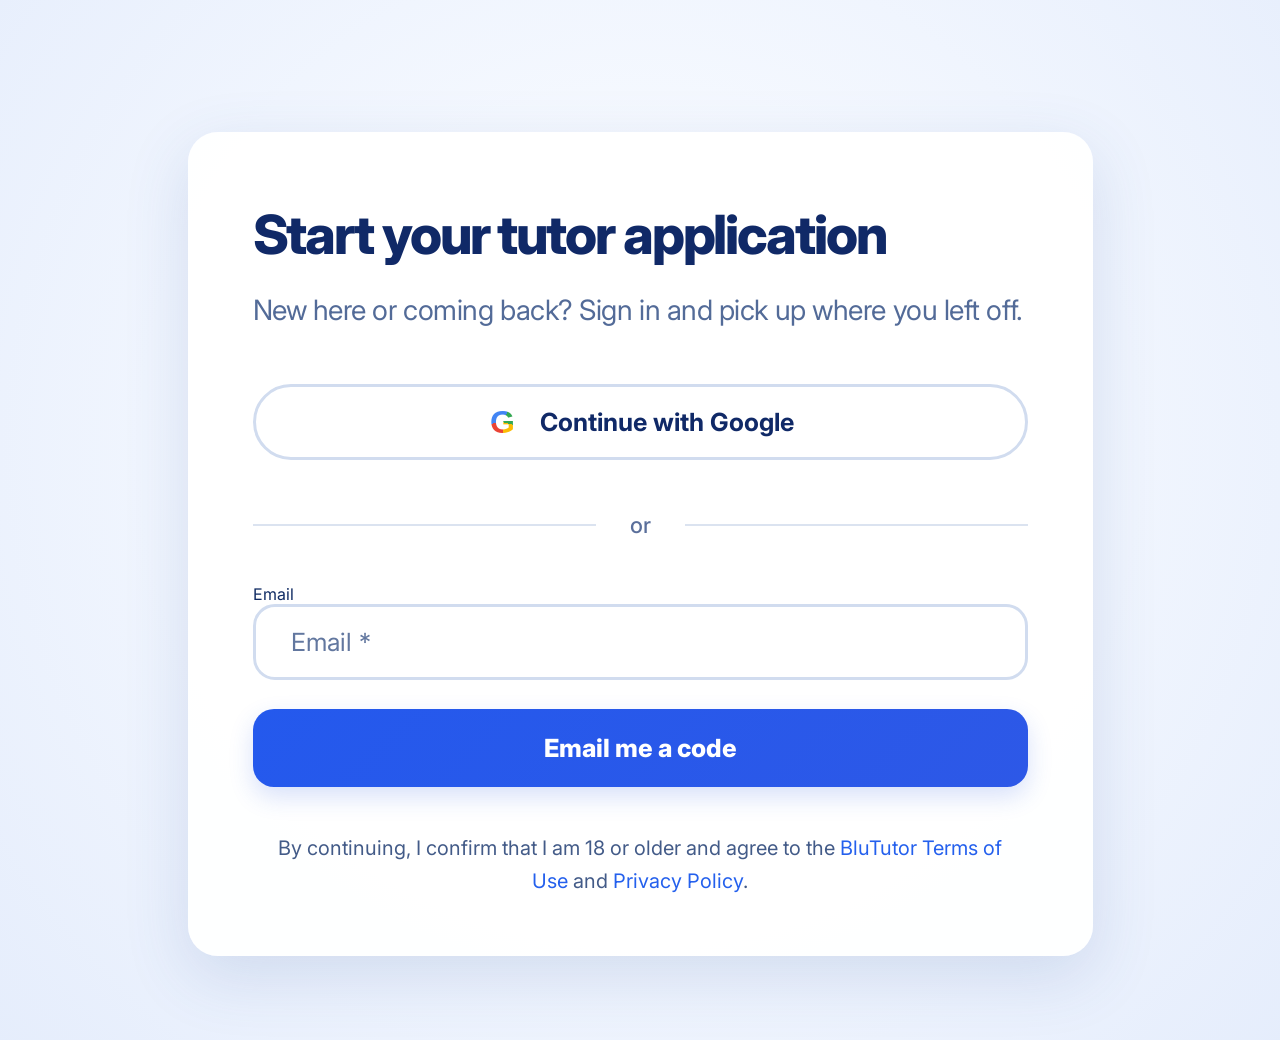
<file: tutor-application.html>
<!doctype html>
<html lang="en">
<head>
  <meta charset="utf-8">
  <meta name="viewport" content="width=device-width, initial-scale=1">
  <title>BluTutor — Tutor Application</title>
  <link rel="preconnect" href="https://fonts.googleapis.com">
  <link rel="preconnect" href="https://fonts.gstatic.com" crossorigin>
  <link href="https://fonts.googleapis.com/css2?family=Inter:wght@400;500;600;700;800&display=swap" rel="stylesheet">
  <style>
    :root{
      --blue:#263bd4;
      --blue2:#345de8;
      --cyan:#48d8ff;
      --navy:#13233f;
      --text:#13233f;
      --muted:#73819a;
      --line:#dbe2ee;
      --soft:#f7f9fd;
      --white:#fff;
    }
    *{box-sizing:border-box}
    html{scroll-behavior:smooth}
    body{
      margin:0;
      background:#f2f5fa;
      color:var(--text);
      font-family:Inter,system-ui,-apple-system,BlinkMacSystemFont,"Segoe UI",sans-serif;
    }
    a{text-decoration:none;color:inherit}
    button,input,select,textarea{font:inherit}
    .page{min-height:100vh;padding:34px}
    .application{
      width:min(1320px,100%);
      min-height:calc(100vh - 68px);
      margin:0 auto;
      display:grid;
      grid-template-columns:42% 58%;
      background:var(--white);
      border-radius:4px;
      overflow:hidden;
      box-shadow:0 22px 70px rgba(19,35,63,.14);
    }



    [hidden]{display:none!important}

    .access-layer{
      min-height:100vh;
      padding:0 28px 84px;
      background:
        radial-gradient(circle at 50% 43%,rgba(255,255,255,.98) 0%,rgba(244,248,255,.92) 42%,rgba(229,237,252,.98) 100%);
      color:#102b63;
      display:flex;
      flex-direction:column;
      align-items:center;
    }
    .access-brand{display:none}
    .access-card{
      width:min(905px,100%);
      margin:132px auto 0;
      background:rgba(255,255,255,.97);
      border:0;
      border-radius:30px;
      box-shadow:0 20px 65px rgba(54,91,164,.16);
    }
    .access-inner{
      width:min(775px,calc(100% - 100px));
      margin:0 auto;
      padding:74px 0 58px;
      text-align:left;
    }
    .access-inner h1{
      margin:0 0 25px;
      font-size:54px;
      line-height:1.08;
      letter-spacing:-2.1px;
      font-weight:800;
      color:#102967;
    }
    .access-subtitle{
      margin:0 0 51px;
      color:#536b98;
      font-size:28px;
      line-height:1.55;
      letter-spacing:-.45px;
    }
    .google-btn{
      width:100%;
      height:76px;
      margin:0;
      display:flex;
      justify-content:center;
      align-items:center;
      gap:21px;
      border:3px solid #d1dcef;
      border-radius:39px;
      background:#fff;
      color:#102967;
      font-size:25px;
      font-weight:700;
      cursor:pointer;
    }
    .google-btn:hover{background:#fafcff}

    .google-icon{
      width:32px;
      height:32px;
      display:inline-flex;
      align-items:center;
      justify-content:center;
      font-family:Arial,sans-serif;
      font-size:0;
      font-weight:700;
      line-height:1;
      color:transparent;
      position:relative;
    }
    .google-icon:before{
      content:"G";
      font-family:Arial,sans-serif;
      font-size:32px;
      font-weight:700;
      line-height:1;
      background:conic-gradient(
        from -45deg,
        #4285f4 0deg 72deg,
        #34a853 72deg 150deg,
        #fbbc05 150deg 222deg,
        #ea4335 222deg 306deg,
        #4285f4 306deg 360deg
      );
      -webkit-background-clip:text;
      background-clip:text;
      -webkit-text-fill-color:transparent;
    }

    .or-divider{
      width:100%;
      margin:52px auto 46px;
      display:flex;
      align-items:center;
      gap:34px;
      color:#5a6f9b;
      font-size:22px;
    }
    .or-divider span{height:2px;background:#dbe3f0;flex:1}
    .or-divider b{font-weight:500}
    .access-form{width:100%;margin:0 auto}
    .access-form input{
      width:100%;
      height:76px;
      margin:0;
      border:3px solid #d1dcef;
      border-radius:22px;
      padding:0 35px;
      color:#102d60;
      font-size:25px;
      outline:none;
      background:#fff;
    }
    .access-form input:focus{
      border-color:#6d8de0;
      box-shadow:0 0 0 4px rgba(72,103,205,.10);
    }
    .access-form input::placeholder{color:#62779f;opacity:1}
    .code-btn{
      width:100%;
      height:78px;
      margin:29px auto 0;
      border:0;
      border-radius:21px;
      background:linear-gradient(135deg,#2459ed 0%,#2d58e7 100%);
      color:#fff;
      font-size:25px;
      font-weight:800;
      cursor:pointer;
      box-shadow:0 10px 24px rgba(38,86,230,.18);
    }
    .code-btn:hover{filter:brightness(.97)}
    .access-terms{
      margin:45px auto 0;
      width:100%;
      max-width:760px;
      color:#435b88;
      font-size:20px;
      line-height:1.65;
      text-align:center;
    }
    .access-terms a{color:#2460ed}
    .application-page{display:none}
    .application-page.is-visible{display:block}
    .access-layer.is-hidden{display:none}
    @media(max-width:760px){
      .access-layer{padding:0 16px 45px}
      .access-card{margin-top:55px;border-radius:22px}
      .access-inner{width:calc(100% - 38px);padding:38px 0 34px}
      .access-inner h1{font-size:34px;letter-spacing:-1px;margin-bottom:15px}
      .access-subtitle{font-size:17px;margin-bottom:31px}
      .google-btn{height:58px;font-size:17px;gap:11px;border-width:2px}
      .google-icon{font-size:27px}
      .or-divider{margin:33px auto 28px;gap:16px;font-size:16px}
      .or-divider span{height:1px}
      .access-form input{height:58px;border-width:2px;border-radius:15px;padding:0 18px;font-size:17px}
      .code-btn{height:60px;margin-top:18px;border-radius:15px;font-size:18px}
      .access-terms{margin-top:28px;font-size:12px;line-height:1.7}
    }

    /* LEFT PROMOTIONAL PANEL */
    .promo{
      position:relative;
      overflow:hidden;
      color:#fff;
      padding:42px 48px;
      background:
        radial-gradient(circle at 80% 78%,rgba(82,220,255,.20),transparent 27%),
        linear-gradient(145deg,#2938ca 0%,#263dd8 48%,#345fe9 100%);
    }
    .promo:after{
      content:"";
      position:absolute;
      width:420px;height:420px;
      right:-190px;bottom:-220px;
      border-radius:50%;
      border:1px solid rgba(255,255,255,.10);
      box-shadow:0 0 0 55px rgba(255,255,255,.035),0 0 0 110px rgba(255,255,255,.025);
    }
    .logo{
      position:relative;
      z-index:1;
      display:flex;
      align-items:center;
      gap:11px;
      font-size:24px;
      font-weight:800;
      letter-spacing:-.7px;
    }
    .logo-mark{
      width:19px;height:19px;
      transform:rotate(45deg);
      background:#fff;
      border-radius:2px;
    }
    .promo-content{position:relative;z-index:1;max-width:500px;padding-top:74px}
    .promo h1{
      font-size:47px;
      line-height:1.08;
      letter-spacing:-2.1px;
      margin:0 0 24px;
      max-width:520px;
    }
    .promo h1 span{color:var(--cyan)}
    .promo-lead{
      color:rgba(255,255,255,.88);
      font-size:17px;
      line-height:1.7;
      margin:0 0 42px;
      max-width:470px;
    }
    .benefits{display:grid;gap:25px}
    .benefit{display:flex;align-items:center;gap:18px}
    .benefit-icon{
      flex:0 0 55px;width:55px;height:55px;
      border-radius:50%;
      display:grid;place-items:center;
      background:rgba(255,255,255,.14);
      border:1px solid rgba(255,255,255,.08);
      font-size:20px;
    }
    .benefit strong{display:block;font-size:17px;line-height:1.1;font-weight:500}
    .benefit small{display:block;margin-top:5px;color:rgba(255,255,255,.68);font-size:12px}

    /* RIGHT APPLICATION */
    .form-area{
      padding:38px 55px 45px;
      overflow:auto;
      background:#fff;
    }
    .form-top{margin-bottom:25px}
    .eyebrow{
      margin:0 0 12px;
      color:#5062ed;
      font-size:12px;
      font-weight:800;
      letter-spacing:2px;
    }
    .form-top h2{
      margin:0 0 10px;
      font-size:47px;
      line-height:1.05;
      letter-spacing:-2px;
    }
    .form-top p{margin:0;color:var(--muted);font-size:16px;line-height:1.5}
    form{max-width:900px}
    .field-grid{
      display:grid;
      grid-template-columns:1fr 1fr;
      gap:20px;
    }
    .field{margin-bottom:20px}
    .field.full{grid-column:1/-1}
    .field label,.group-title{
      display:block;
      margin:0 0 8px;
      font-size:13px;
      font-weight:700;
      color:#13233f;
    }
    input,select,textarea{
      width:100%;
      border:1px solid var(--line);
      border-radius:10px;
      background:#fff;
      color:#13233f;
      padding:14px 16px;
      outline:0;
      transition:.18s ease;
    }
    input::placeholder,textarea::placeholder{color:#8290a6}
    input:focus,select:focus,textarea:focus{
      border-color:#6877eb;
      box-shadow:0 0 0 3px rgba(78,97,222,.10);
    }
    select{appearance:auto}
    textarea{min-height:112px;resize:vertical}
    .choice-wrap{margin-bottom:21px}
    .choice-list{
      display:flex;
      flex-wrap:wrap;
      gap:8px;
    }
    .choice{
      position:relative;
      display:inline-flex;
      align-items:center;
      gap:8px;
      padding:9px 12px;
      border:1px solid var(--line);
      border-radius:9px;
      background:#f9faff;
      color:#20304d;
      font-size:12px;
      font-weight:600;
      cursor:pointer;
    }
    .choice input{
      width:17px;height:17px;
      padding:0;margin:0;
      accent-color:#5263e7;
    }
    .section-line{
      height:1px;
      background:#eef1f6;
      margin:1px 0 20px;
    }
    .form-actions{
      padding-top:3px;
      display:flex;
      align-items:center;
      gap:15px;
    }
    .submit{
      border:0;
      border-radius:10px;
      padding:14px 22px;
      color:#fff;
      background:linear-gradient(90deg,#4a5ce1,#6349d9);
      font-size:14px;
      font-weight:800;
      cursor:pointer;
      box-shadow:0 9px 20px rgba(73,80,205,.20);
    }
    .note{
      color:#8a95a8;
      font-size:11px;
      line-height:1.5;
    }
    .success{
      display:none;
      margin-top:15px;
      padding:12px 14px;
      border-radius:9px;
      background:#effaf3;
      border:1px solid #cfead8;
      color:#287348;
      font-size:12px;
      font-weight:600;
    }

    @media(max-width:1050px){
      .page{padding:20px}
      .application{grid-template-columns:38% 62%;min-height:calc(100vh - 40px)}
      .promo{padding:34px}
      .promo-content{padding-top:58px}
      .promo h1{font-size:39px}
      .form-area{padding:34px}
      .form-top h2{font-size:39px}
    }
    @media(max-width:760px){
      .page{padding:0}
      .application{display:block;min-height:100vh;border-radius:0}
      .promo{padding:28px 24px 35px}
      .promo-content{padding-top:42px}
      .promo h1{font-size:36px}
      .promo-lead{font-size:15px;margin-bottom:30px}
      .benefits{grid-template-columns:1fr 1fr;gap:18px}
      .benefit{gap:10px}
      .benefit-icon{width:43px;height:43px;flex-basis:43px;font-size:15px}
      .benefit strong{font-size:13px}
      .benefit small{display:none}
      .form-area{padding:30px 22px 38px}
      .form-top h2{font-size:34px}
      .field-grid{grid-template-columns:1fr;gap:0}
      .field.full{grid-column:auto}
    }
    @media(max-width:430px){
      .benefits{grid-template-columns:1fr}
      .promo h1{font-size:33px}
      .form-top h2{font-size:30px}
      .choice-list{display:grid;grid-template-columns:1fr 1fr}
      .choice{width:100%}
      .form-actions{display:block}
      .submit{width:100%}
      .note{text-align:center;margin-top:10px}
    }
  </style>
</head>
<body>

  <div class="access-layer" id="accessLayer">
    <div class="access-brand">
      <span class="access-brand-mark"></span>
      <span>BluTutor</span>
    </div>

    <div class="access-card">
      <div class="access-inner">
        <h1>Start your tutor application</h1>
        <p class="access-subtitle">New here or coming back? Sign in and pick up where you left off.</p>

        <button class="google-btn" id="googleContinue" type="button">
          <span class="google-icon">G</span>
          <span>Continue with Google</span>
        </button>

        <div class="or-divider"><span></span><b>or</b><span></span></div>

        <form id="accessForm" class="access-form">
          <label for="accessEmail">
            <span class="sr-only">Email</span>
            <input id="accessEmail" type="email" placeholder="Email *" autocomplete="email" required>
          </label>
          <button class="code-btn" type="submit">Email me a code</button>
        </form>

        <p class="access-terms">
          By continuing, I confirm that I am 18 or older and agree to the
          <a href="#" onclick="return false;">BluTutor Terms of Use</a> and
          <a href="#" onclick="return false;">Privacy Policy</a>.
        </p>
      </div>
    </div>
  </div>

  <div class="page application-page" id="applicationPage">
    <div class="application">
      <aside class="promo">
        <div class="logo"><span class="logo-mark"></span>BluTutor</div>
        <div class="promo-content">
          <h1>Make a Difference<br>Through <span>Tutoring</span></h1>
          <p class="promo-lead">Share your knowledge, inspire students, and get paid for what you love.</p>
          <div class="benefits">
            <div class="benefit">
              <div class="benefit-icon">◉</div>
              <div><strong>Flexible<br>Schedule</strong></div>
            </div>
            <div class="benefit">
              <div class="benefit-icon">□</div>
              <div><strong>Teach What<br>You Know</strong></div>
            </div>
            <div class="benefit">
              <div class="benefit-icon">◇</div>
              <div><strong>Make a Real<br>Impact</strong></div>
            </div>
            <div class="benefit">
              <div class="benefit-icon">$</div>
              <div><strong>Earn on<br>Your Terms</strong></div>
            </div>
          </div>
        </div>
      </aside>

      <section class="form-area">
        <div class="form-top">
          <p class="eyebrow">BECOME A TUTOR</p>
          <h2>Tutor Application</h2>
          <p>Tell us about yourself and your tutoring experience.</p>
        </div>

        <form id="tutorApplication" action="#" method="post">
          <div class="field-grid">
            <div class="field">
              <label for="fullName">Full Name *</label>
              <input id="fullName" name="full_name" type="text" placeholder="Enter your full name" required>
            </div>
            <div class="field">
              <label for="email">Email Address *</label>
              <input id="email" name="email" type="email" placeholder="you@example.com" required>
            </div>
            <div class="field">
              <label for="phone">Phone Number *</label>
              <input id="phone" name="phone" type="tel" placeholder="(123) 456-7890" required>
            </div>
            <div class="field">
              <label for="contact">Preferred Contact Method *</label>
              <select id="contact" name="contact_method" required>
                <option value="">Select contact method</option>
                <option>Email</option>
                <option>Phone</option>
                <option>Text</option>
              </select>
            </div>

            <div class="field full choice-wrap">
              <span class="group-title">Subjects You Can Tutor *</span>
              <div class="choice-list">
                <label class="choice"><input type="checkbox" name="subjects[]" value="Math">Math</label>
                <label class="choice"><input type="checkbox" name="subjects[]" value="Science">Science</label>
                <label class="choice"><input type="checkbox" name="subjects[]" value="English">English</label>
                <label class="choice"><input type="checkbox" name="subjects[]" value="History">History</label>
                <label class="choice"><input type="checkbox" name="subjects[]" value="Computer Science">Computer Science</label>
                <label class="choice"><input type="checkbox" name="subjects[]" value="Business">Business</label>
                <label class="choice"><input type="checkbox" name="subjects[]" value="Test Prep">Test Prep</label>
                <label class="choice"><input type="checkbox" name="subjects[]" value="Other">Other</label>
              </div>
            </div>

            <div class="field choice-wrap">
              <span class="group-title">Grade Levels *</span>
              <div class="choice-list">
                <label class="choice"><input type="checkbox" name="grades[]" value="Elementary">Elementary</label>
                <label class="choice"><input type="checkbox" name="grades[]" value="Middle School">Middle School</label>
                <label class="choice"><input type="checkbox" name="grades[]" value="High School">High School</label>
                <label class="choice"><input type="checkbox" name="grades[]" value="College">College</label>
                <label class="choice"><input type="checkbox" name="grades[]" value="Adult / Professional">Adult / Professional</label>
              </div>
            </div>

            <div class="field">
              <label for="availability">Availability *</label>
              <select id="availability" name="availability" required>
                <option value="">Select your availability</option>
                <option>Weekdays</option>
                <option>Weekends</option>
                <option>Weekdays & Weekends</option>
                <option>Mornings</option>
                <option>Afternoons</option>
                <option>Evenings</option>
                <option>Flexible</option>
              </select>
            </div>

            <div class="field">
              <label for="experience">Tutoring Experience *</label>
              <select id="experience" name="experience" required>
                <option value="">Select experience level</option>
                <option>Less than 1 year</option>
                <option>1–2 years</option>
                <option>3–5 years</option>
                <option>6–10 years</option>
                <option>10+ years</option>
              </select>
            </div>

            <div class="field">
              <label for="rate">Preferred Session Rate *</label>
              <select id="rate" name="rate" required>
                <option value="">Select rate range</option>
                <option>$15–$25 / hour</option>
                <option>$26–$35 / hour</option>
                <option>$36–$50 / hour</option>
                <option>$51–$75 / hour</option>
                <option>$76+ / hour</option>
              </select>
            </div>

            <div class="field full">
              <label for="qualifications">Qualifications / Education *</label>
              <input id="qualifications" name="qualifications" type="text" placeholder="Degree, certifications, licenses, or relevant credentials" required>
            </div>

            <div class="field full">
              <label for="details">Tutoring Experience & Additional Information *</label>
              <textarea id="details" name="details" placeholder="Tell us about your tutoring experience, education, teaching approach, or anything else you'd like us to know." required></textarea>
            </div>

            <div class="field full">
              <label class="choice" style="width:max-content">
                <input type="checkbox" id="terms" required>
                I agree to the BluTutor Terms of Service and Privacy Policy.
              </label>
            </div>
          </div>

          <div class="form-actions">
            <button class="submit" type="submit">Submit Application →</button>
            <div class="note">Your information is used only to review your tutor application.</div>
          </div>
          <div class="success" id="success">Application form completed successfully. The next step is connecting this page to the WordPress tutor-application workflow.</div>
        </form>
      </section>
    </div>
  </div>

  <script>

    const accessLayer = document.getElementById("accessLayer");
    const applicationPage = document.getElementById("applicationPage");
    const accessForm = document.getElementById("accessForm");
    const accessEmail = document.getElementById("accessEmail");
    const googleContinue = document.getElementById("googleContinue");

    function openTutorApplication(){
      accessLayer.classList.add("is-hidden");
      applicationPage.classList.add("is-visible");
      window.scrollTo({top:0,behavior:"smooth"});
      const nameField = document.getElementById("fullName");
      if(nameField) nameField.focus();
    }

    accessForm?.addEventListener("submit", function(e){
      e.preventDefault();
      if(!accessForm.checkValidity()){
        accessForm.reportValidity();
        return;
      }
      openTutorApplication();
    });

    googleContinue?.addEventListener("click", function(){
      openTutorApplication();
    });

    document.getElementById("tutorApplication").addEventListener("submit", function(e){
      e.preventDefault();
      document.getElementById("success").style.display = "block";
      document.getElementById("success").scrollIntoView({behavior:"smooth",block:"center"});
    });
  </script>
</body>
</html>
</file>
<file: styles.css>
/*
Theme Name: Blututor Learning
Theme URI: https://github.com/p2pserver/8080
Author: Blututor
Description: Clean, responsive Blututor landing page.
Version: 1.2
*/

:root {
  --navy: #0b2d61;
  --deep: #0c2947;
  --blue: #2369f5;
  --red: #ed1237;
  --muted: #52719c;
  --line: #e3edf8;
  --green: #4dbc36;
  --shadow: 0 8px 24px rgba(17, 53, 94, 0.08);
}

* {
  box-sizing: border-box;
}

html {
  scroll-behavior: smooth;
  scroll-padding-top: 82px;
}

body {
  margin: 0;
  background: #fff;
  color: var(--navy);
  font-family: Inter, Arial, sans-serif;
  font-size: 15px;
  line-height: 1.5;
}

img {
  display: block;
  max-width: 100%;
  height: auto;
}

a {
  color: inherit;
  text-decoration: none;
}

.container {
  width: min(1180px, calc(100% - 48px));
  margin: 0 auto;
}

/* =========================
   HEADER AND BRAND LOGO
========================= */

.site-header {
  position: relative;
  z-index: 10;
  width: 100%;
  background: #fff;
  border-bottom: 1px solid #e5edf7;
}

.nav-wrap {
  min-height: 72px;
  display: flex;
  align-items: center;
  gap: 24px;
}

.brand {
  display: inline-flex;
  align-items: center;
  justify-content: flex-start;
  gap: 9px;
  flex-shrink: 0;
  color: var(--navy);
  text-decoration: none;
  white-space: nowrap;
}

.brand-icon {
  display: block;
  flex: 0 0 auto;
  width: 43px;
  height: 43px;
  max-width: none;
  object-fit: contain;
  object-position: center;
}

.brand-name {
  font-size: 28px;
  line-height: 1;
  font-weight: 800;
  letter-spacing: -1px;
  color: var(--navy);
}

.brand-red {
  color: var(--red);
}

.primary-nav {
  display: flex;
  align-items: center;
  gap: 6px;
  margin-left: auto;
}

.primary-nav a {
  padding: 10px 16px;
  border-radius: 12px;
  font-size: 13px;
  font-weight: 650;
}

.primary-nav a:hover,
.primary-nav a.active {
  background: #e8f2ff;
  color: #064fc4;
}

.nav-actions {
  display: flex;
  gap: 10px;
}

.button {
  display: inline-flex;
  align-items: center;
  justify-content: center;
  gap: 12px;
  padding: 12px 19px;
  border-radius: 14px;
  font-size: 14px;
  font-weight: 750;
  white-space: nowrap;
  transition: transform 0.18s, box-shadow 0.18s;
}

.button:hover {
  transform: translateY(-1px);
  box-shadow: var(--shadow);
}

.button-light {
  background: #fff;
  border: 1px solid var(--line);
  box-shadow: 0 4px 12px rgba(17, 53, 94, 0.04);
}

.button-navy {
  background: #103a7a;
  color: #fff;
  box-shadow: 0 7px 17px rgba(10, 49, 112, 0.14);
}

.button-red {
  background: var(--red);
  color: #fff;
  box-shadow: 0 8px 18px rgba(237, 18, 55, 0.14);
}

.button-large {
  padding: 15px 26px;
  font-size: 16px;
}

.menu-toggle {
  display: none;
}

/* =========================
   HERO
========================= */

.hero {
  width: 100%;
  background: #fff;
  border-bottom: 1px solid var(--line);
}

.hero-grid {
  display: grid;
  grid-template-columns: 0.92fr 1.08fr;
  align-items: center;
  gap: 32px;
  min-height: 365px;
  padding: 24px 0;
}

.hero-copy {
  min-width: 0;
}

h1 {
  margin: 0 0 15px;
  color: var(--navy);
  font-size: clamp(39px, 4.2vw, 54px);
  line-height: 1.03;
  letter-spacing: -1.8px;
  font-weight: 820;
}

.hero-highlight {
  color: var(--navy);
}

.intro {
  max-width: 490px;
  margin: 0 0 20px;
  color: #294b76;
  font-size: 16px;
  line-height: 1.48;
}

.hero-art {
  width: 100%;
  height: 285px;
  min-width: 0;
  overflow: hidden;
  border-radius: 18px;
  background: #fff;
}

.hero-art img {
  width: 100%;
  height: 100%;
  border-radius: 18px;
  object-fit: cover;
  object-position: center;
}

/* =========================
   HOW IT WORKS
========================= */

.steps-section {
  padding: 24px 0 18px;
  background: #fff;
  border-bottom: 0;
}

.section-heading {
  margin: 0 0 16px;
  text-align: center;
}

.section-heading h2 {
  margin: 0 0 4px;
  font-size: clamp(27px, 3vw, 36px);
  letter-spacing: -0.8px;
  line-height: 1.15;
}

.section-heading p {
  margin: 0;
  color: var(--muted);
  font-size: 15px;
}

.steps-grid {
  display: grid;
  grid-template-columns: repeat(3, minmax(0, 1fr));
  gap: 17px;
}

.step-card {
  min-width: 0;
  min-height: 164px;
  padding: 16px 22px 17px;
  background: #fff;
  border: 1px solid #e4edf8;
  border-radius: 14px;
  box-shadow: var(--shadow);
}

.step-top {
  display: flex;
  align-items: center;
  gap: 12px;
  margin-bottom: 7px;
}

.step-icon {
  display: grid;
  place-items: center;
  flex: 0 0 56px;
  width: 56px;
  height: 56px;
  border-radius: 50%;
  background: #ffe3e9;
  color: #e60031;
  font-size: 31px;
  font-weight: 800;
  line-height: 1;
}

.step-number {
  color: var(--red);
  font-size: 29px;
  font-weight: 800;
}

.step-card h3 {
  margin: 0 0 4px;
  font-size: 18px;
  line-height: 1.25;
}

.step-card p {
  margin: 0;
  color: #294b76;
  font-size: 15px;
  line-height: 1.45;
}

/* =========================
   SUPPORT FOR EVERY LEARNER
========================= */

.support-section {
  padding: 0 0 14px;
  background: #fff;
}

.support-card {
  display: grid;
  grid-template-columns: 1fr 1fr;
  align-items: stretch;
  width: 100%;
  margin: 0 auto;
  overflow: hidden;
  border-radius: 18px;
  background: var(--deep);
  box-shadow: var(--shadow);
}

.student-photo {
  min-width: 0;
  min-height: 280px;
  overflow: hidden;
  background: #f4f7fb;
}

.student-photo img {
  width: 100%;
  height: 100%;
  min-height: 280px;
  object-fit: cover;
  object-position: center;
}

.support-copy {
  display: flex;
  flex-direction: column;
  justify-content: center;
  min-width: 0;
  padding: 25px 38px 24px;
  color: #fff;
}

.support-copy h2 {
  margin: 0 0 10px;
  font-size: clamp(28px, 3vw, 36px);
  line-height: 1.08;
  letter-spacing: -0.8px;
}

.support-copy p {
  max-width: 390px;
  margin: 0 0 12px;
  color: #edf5ff;
  font-size: 15px;
  line-height: 1.45;
}

.support-copy ul {
  display: grid;
  gap: 6px;
  margin: 0;
  padding: 0;
  list-style: none;
}

.support-copy li {
  display: flex;
  align-items: center;
  gap: 12px;
  font-size: 14px;
}

.check {
  display: grid;
  place-items: center;
  flex: 0 0 28px;
  height: 24px;
  border-radius: 20px;
  background: var(--green);
  color: #fff;
  font-size: 16px;
  font-weight: 900;
}

/* =========================
   PARENT TESTIMONIAL
========================= */

.parents-section {
  padding: 6px 0 18px;
  background: #fff;
}

.parents-section .section-heading {
  margin-bottom: 8px;
}

.parents-section .section-heading h2 {
  font-size: clamp(27px, 3vw, 35px);
}

.quote-wrap {
  display: grid;
  grid-template-columns: 48px minmax(0, 1fr) 48px;
  align-items: center;
  gap: 12px;
}

.round-arrow {
  display: grid;
  place-items: center;
  width: 42px;
  height: 42px;
  border: 1px solid #e5edf7;
  border-radius: 50%;
  background: #fff;
  color: var(--navy);
  font-size: 25px;
  box-shadow: var(--shadow);
  cursor: pointer;
}

.quote-card {
  display: grid;
  grid-template-columns: 78px minmax(0, 1fr) auto;
  align-items: center;
  gap: 17px;
  min-width: 0;
  min-height: 108px;
  padding: 14px 22px;
  background: #fff;
  border: 1px solid #e5eef9;
  border-radius: 16px;
  box-shadow: var(--shadow);
}

.quote-card img {
  display: block;
  width: 72px;
  height: 72px;
  max-width: none;
  border: 2px solid #f0f4f9;
  border-radius: 50%;
  object-fit: cover;
  object-position: center;
}

.quote-card blockquote {
  min-width: 0;
  margin: 0;
  font-size: 14px;
  line-height: 1.45;
}

.quote-card cite {
  display: block;
  margin-top: 3px;
  font-style: normal;
  font-weight: 750;
}

.stars {
  align-self: start;
  padding-top: 2px;
  color: #ffb600;
  font-size: 22px;
  letter-spacing: 2px;
  white-space: nowrap;
}

/* =========================
   PARTNER LOGOS
========================= */

.partner-logos {
  display: grid;
  grid-template-columns: repeat(6, minmax(0, 1fr));
  gap: 12px;
  margin: 15px 12px 0;
}

.partner-logos span {
  display: flex;
  align-items: center;
  justify-content: center;
  min-width: 0;
  min-height: 45px;
  padding: 7px;
  border-radius: 30px;
  background: #edf1f5;
  color: #243c5d;
  font-size: 14px;
  font-weight: 700;
  text-align: center;
}

.partner-logos .princeton {
  font-family: Georgia, serif;
  font-size: 12px;
  line-height: 1.05;
}

.partner-logos .mcgraw {
  min-height: 39px;
  border: 5px solid #edf1f5;
  border-radius: 17px;
  background: #75808d;
  color: #fff;
}

.partner-logos .pearson,
.partner-logos .barrons {
  font-family: Georgia, serif;
}

.partner-logos .ets {
  font-style: italic;
}

/* =========================
   BENEFITS
========================= */

.benefits {
  padding: 9px 0;
  background: #f2f8ff;
  border-block: 1px solid #e2edf8;
}

.benefit-grid {
  display: grid;
  grid-template-columns: repeat(4, minmax(0, 1fr));
  padding: 13px 0;
  background: #fff;
  border: 1px solid #e3edf8;
  border-radius: 13px;
}

.benefit {
  display: flex;
  align-items: center;
  gap: 13px;
  min-width: 0;
  padding: 0 20px;
  border-right: 1px solid #d5e2f2;
}

.benefit:last-child {
  border-right: 0;
}

.benefit-icon {
  flex: 0 0 auto;
  color: var(--navy);
  font-size: 33px;
  line-height: 1;
}

.benefit p {
  margin: 0;
}

.benefit strong,
.benefit small {
  display: block;
}

.benefit strong {
  font-size: 13px;
}

.benefit small {
  color: var(--muted);
  font-size: 12px;
}

/* =========================
   FOOTER AND FOOTER LOGO
========================= */

.site-footer {
  width: 100%;
  background: var(--deep);
  color: #f5f8ff;
}

.footer-grid {
  display: grid;
  grid-template-columns: 1.6fr 0.8fr 0.8fr 1fr;
  gap: 30px;
  padding: 23px 0 15px;
}

.footer-brand .brand {
  justify-content: flex-start;
  margin-bottom: 6px;
}

/*
  The attached logo is reused in the footer.
  This filter turns a black logo white on the
  dark footer. Remove the filter if the image
  already contains the desired white artwork.
*/
.footer-brand-icon {
  display: block;
  flex: 0 0 auto;
  width: 43px;
  height: 43px;
  max-width: none;
  object-fit: contain;
  object-position: center;
 
}


.footer-brand .brand-name {
 
  color: #fff;
}

.footer-brand .brand-red {
  color: #ff4763;
}

.footer-brand p {
  margin: 7px 0 0;
  color: #d7e3f0;
  font-size: 11px;
  line-height: 1.55;
}

.footer-col {
  display: flex;
  flex-direction: column;
  align-items: flex-start;
  gap: 3px;
  font-size: 11px;
}

.footer-col h3 {
  margin: 1px 0 5px;
  font-size: 12px;
}

.footer-col > a {
  color: #d7e3f0;
}

.social-row {
  display: flex;
  gap: 11px;
  margin-top: 8px;
}

.social-row a {
  display: grid;
  place-items: center;
  width: 23px;
  height: 23px;
  border-radius: 50%;
  background: #f5f8ff;
  color: #12324f;
  font-size: 11px;
  font-weight: 800;
}

.footer-bottom {
  display: flex;
  align-items: center;
  justify-content: space-between;
  gap: 18px;
  padding: 10px 0 12px;
  border-top: 1px solid #ffffff2b;
  color: #d7e3f0;
  font-size: 10px;
}

.footer-bottom nav {
  display: flex;
  gap: 23px;
}

/* =========================
   TOAST
========================= */

.toast {
  position: fixed;
  left: 50%;
  bottom: 22px;
  z-index: 100;
  transform: translate(-50%, 15px);
  opacity: 0;
  pointer-events: none;
  padding: 12px 18px;
  border-radius: 12px;
  background: var(--navy);
  color: #fff;
  box-shadow: var(--shadow);
  font-size: 14px;
  transition: 0.2s;
}

.toast.show {
  transform: translate(-50%, 0);
  opacity: 1;
}

/* =========================
   LARGE DESKTOP
========================= */

@media (min-width: 1450px) {
  .container {
    width: min(1240px, calc(100% - 72px));
  }

  .hero-grid {
    min-height: 405px;
  }

  .hero-art {
    height: 310px;
  }
}

/* =========================
   TABLET
========================= */

@media (max-width: 900px) {
  .container {
    width: calc(100% - 36px);
  }

  .nav-wrap {
    gap: 12px;
  }

  .brand-icon,
  .footer-brand-icon {
    width: 39px;
    height: 39px;
  }

  .brand-name {
    font-size: 24px;
  }

  .primary-nav a {
    padding: 10px;
  }

  .nav-actions {
    gap: 6px;
  }

  .button {
    padding: 11px 13px;
  }

  .hero-grid {
    gap: 20px;
    min-height: 340px;
  }

  .hero-art {
    height: 255px;
  }

  .support-copy {
    padding: 22px 25px;
  }

  .partner-logos {
    gap: 7px;
  }

  .partner-logos span {
    font-size: 12px;
  }

  .benefit {
    gap: 8px;
    padding: 0 10px;
  }

  .footer-grid {
    gap: 20px;
  }
}

/* =========================
   MOBILE
========================= */

@media (max-width: 680px) {
  .container {
    width: calc(100% - 30px);
  }

  .nav-wrap {
    min-height: 64px;
    flex-wrap: wrap;
    padding: 8px 0;
  }

  .brand-icon,
  .footer-brand-icon {
    width: 36px;
    height: 36px;
  }

  .brand-name {
    font-size: 23px;
  }

  .menu-toggle {
    display: block;
    margin-left: auto;
    border: 0;
    background: transparent;
    color: var(--navy);
    font-size: 25px;
    cursor: pointer;
  }

  .primary-nav {
    display: none;
    order: 4;
    flex-direction: column;
    align-items: stretch;
    width: 100%;
    margin: 0;
  }

  .primary-nav.open {
    display: flex;
  }

  .primary-nav a {
    padding: 10px 13px;
  }

  .nav-actions {
    order: 3;
    width: 100%;
    padding-bottom: 4px;
  }

  .nav-actions .button {
    flex: 1;
    font-size: 12px;
  }

  .hero-grid {
    grid-template-columns: 1fr;
    gap: 16px;
    padding: 27px 0 22px;
  }

  .hero-copy {
    order: 1;
  }

  h1 {
    font-size: clamp(38px, 10vw, 50px);
    letter-spacing: -1.4px;
  }

  .intro {
    font-size: 15px;
  }

  .hero-art {
    order: 2;
    height: auto;
    max-height: 300px;
    aspect-ratio: 1.78 / 1;
  }

  .steps-section {
    padding: 24px 0 17px;
  }

  .section-heading h2 {
    font-size: 27px;
  }

  .steps-grid {
    grid-template-columns: 1fr;
    gap: 10px;
  }

  .step-card {
    min-height: 0;
    padding: 15px 18px;
  }

  .step-icon {
    flex-basis: 47px;
    width: 47px;
    height: 47px;
  }

  .support-section {
    padding-bottom: 13px;
  }

  .support-card {
    grid-template-columns: 1fr;
  }

  .student-photo {
    min-height: 0;
    aspect-ratio: 1.55 / 1;
  }

  .student-photo img {
    min-height: 0;
    aspect-ratio: 1.55 / 1;
  }

  .support-copy {
    padding: 22px 24px;
  }

  .support-copy h2 {
    font-size: 31px;
  }

  .quote-wrap {
    grid-template-columns: 30px minmax(0, 1fr) 30px;
    gap: 5px;
  }

  .round-arrow {
    width: 29px;
    height: 29px;
    font-size: 20px;
  }

  .quote-card {
    grid-template-columns: 52px minmax(0, 1fr);
    gap: 10px;
    min-height: 0;
    padding: 12px;
  }

  .quote-card img {
    width: 50px;
    height: 50px;
  }

  .quote-card blockquote {
    font-size: 12px;
  }

  .stars {
    grid-column: 2;
    padding-top: 0;
    font-size: 19px;
  }

  .partner-logos {
    grid-template-columns: repeat(3, minmax(0, 1fr));
    gap: 8px;
    margin-inline: 0;
  }

  .partner-logos span {
    min-height: 41px;
    font-size: 11px;
  }

  .benefit-grid {
    grid-template-columns: repeat(2, minmax(0, 1fr));
    padding: 5px 0;
  }

  .benefit {
    padding: 12px 8px;
    border-right: 0;
    border-bottom: 1px solid #d5e2f2;
  }

  .benefit:nth-child(odd) {
    border-right: 1px solid #d5e2f2;
  }

  .benefit:nth-child(n + 3) {
    border-bottom: 0;
  }

  .benefit-icon {
    font-size: 26px;
  }

  .benefit strong,
  .benefit small {
    font-size: 11px;
  }

  .footer-grid {
    grid-template-columns: 1fr 1fr;
    gap: 18px;
    padding: 22px 0 14px;
  }

  .footer-brand {
    grid-column: 1 / -1;
  }

  .footer-bottom {
    align-items: flex-start;
    flex-direction: column;
    gap: 8px;
  }

  .footer-bottom nav {
    gap: 17px;
  }
}

/* =========================
   REDUCED MOTION
========================= */

@media (prefers-reduced-motion: reduce) {
  html {
    scroll-behavior: auto;
  }

  *,
  *::before,
  *::after {
    transition: none !important;
  }
}
</file>
